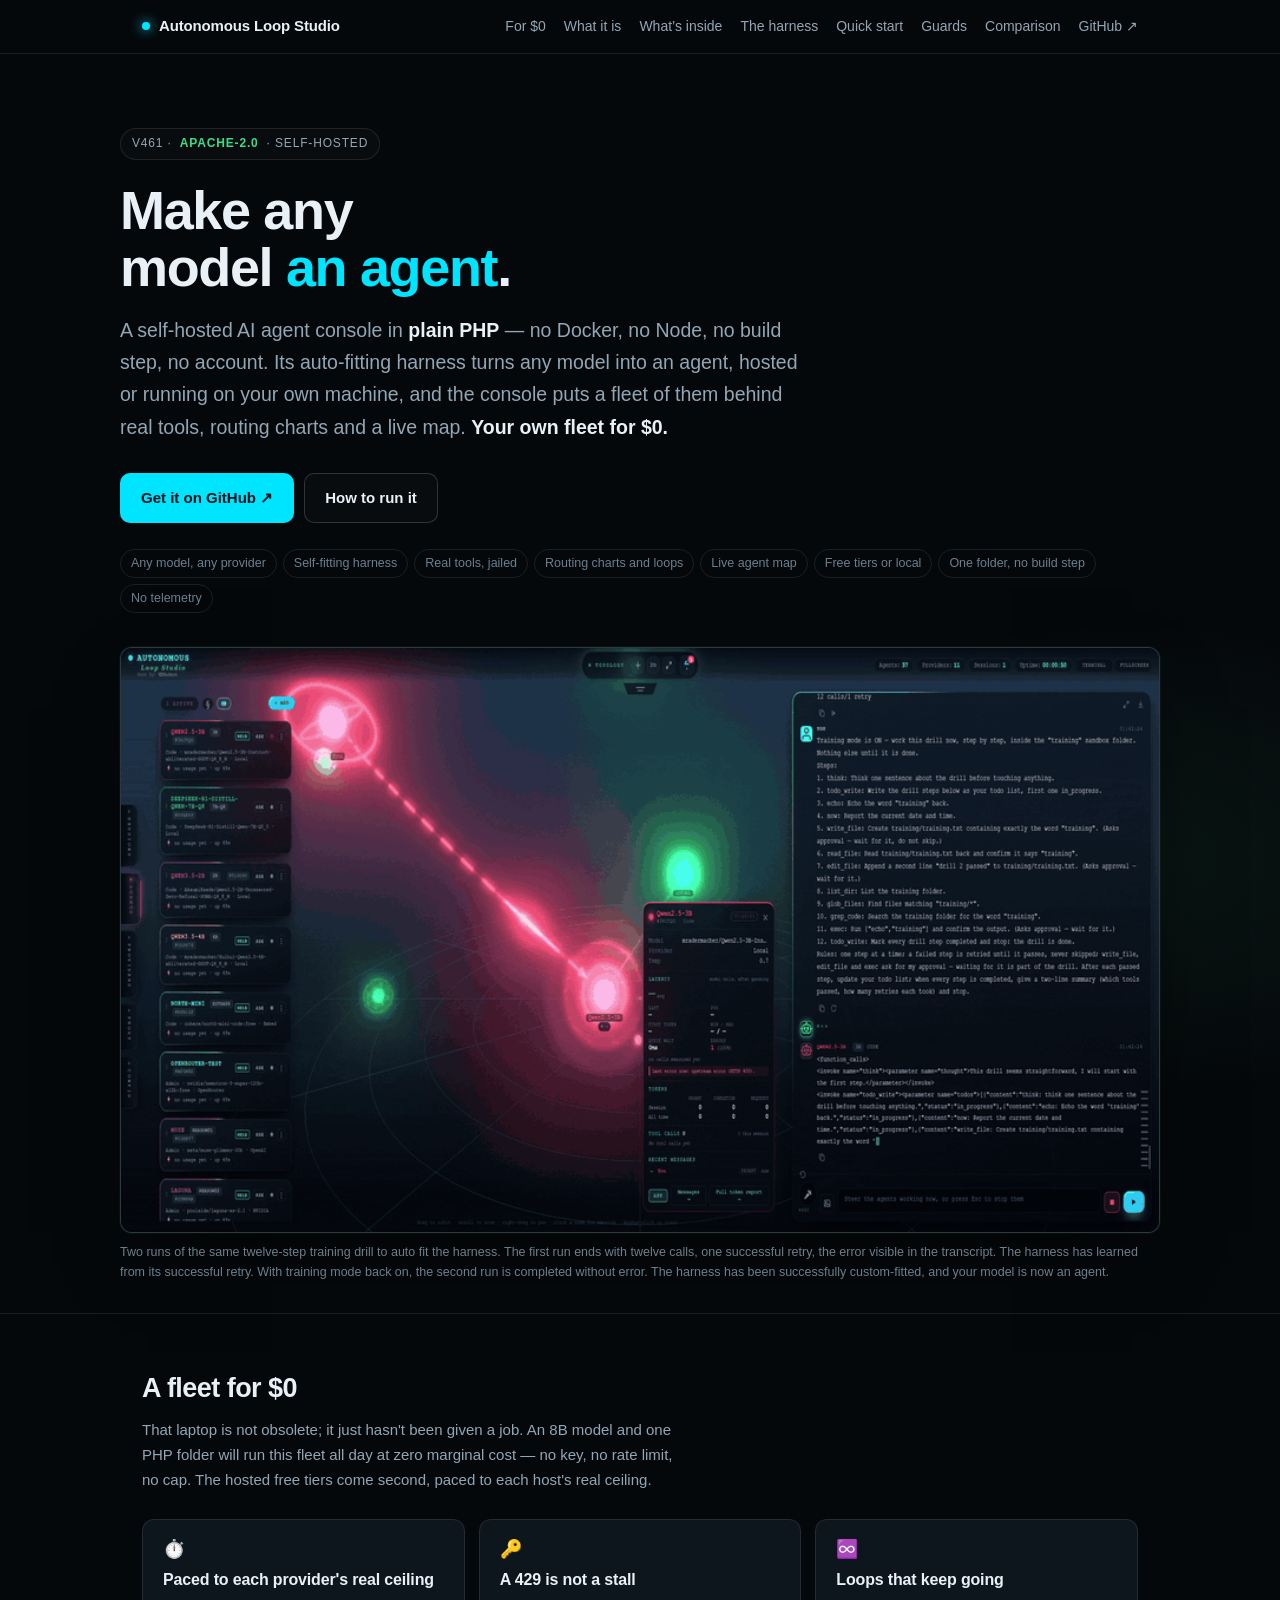
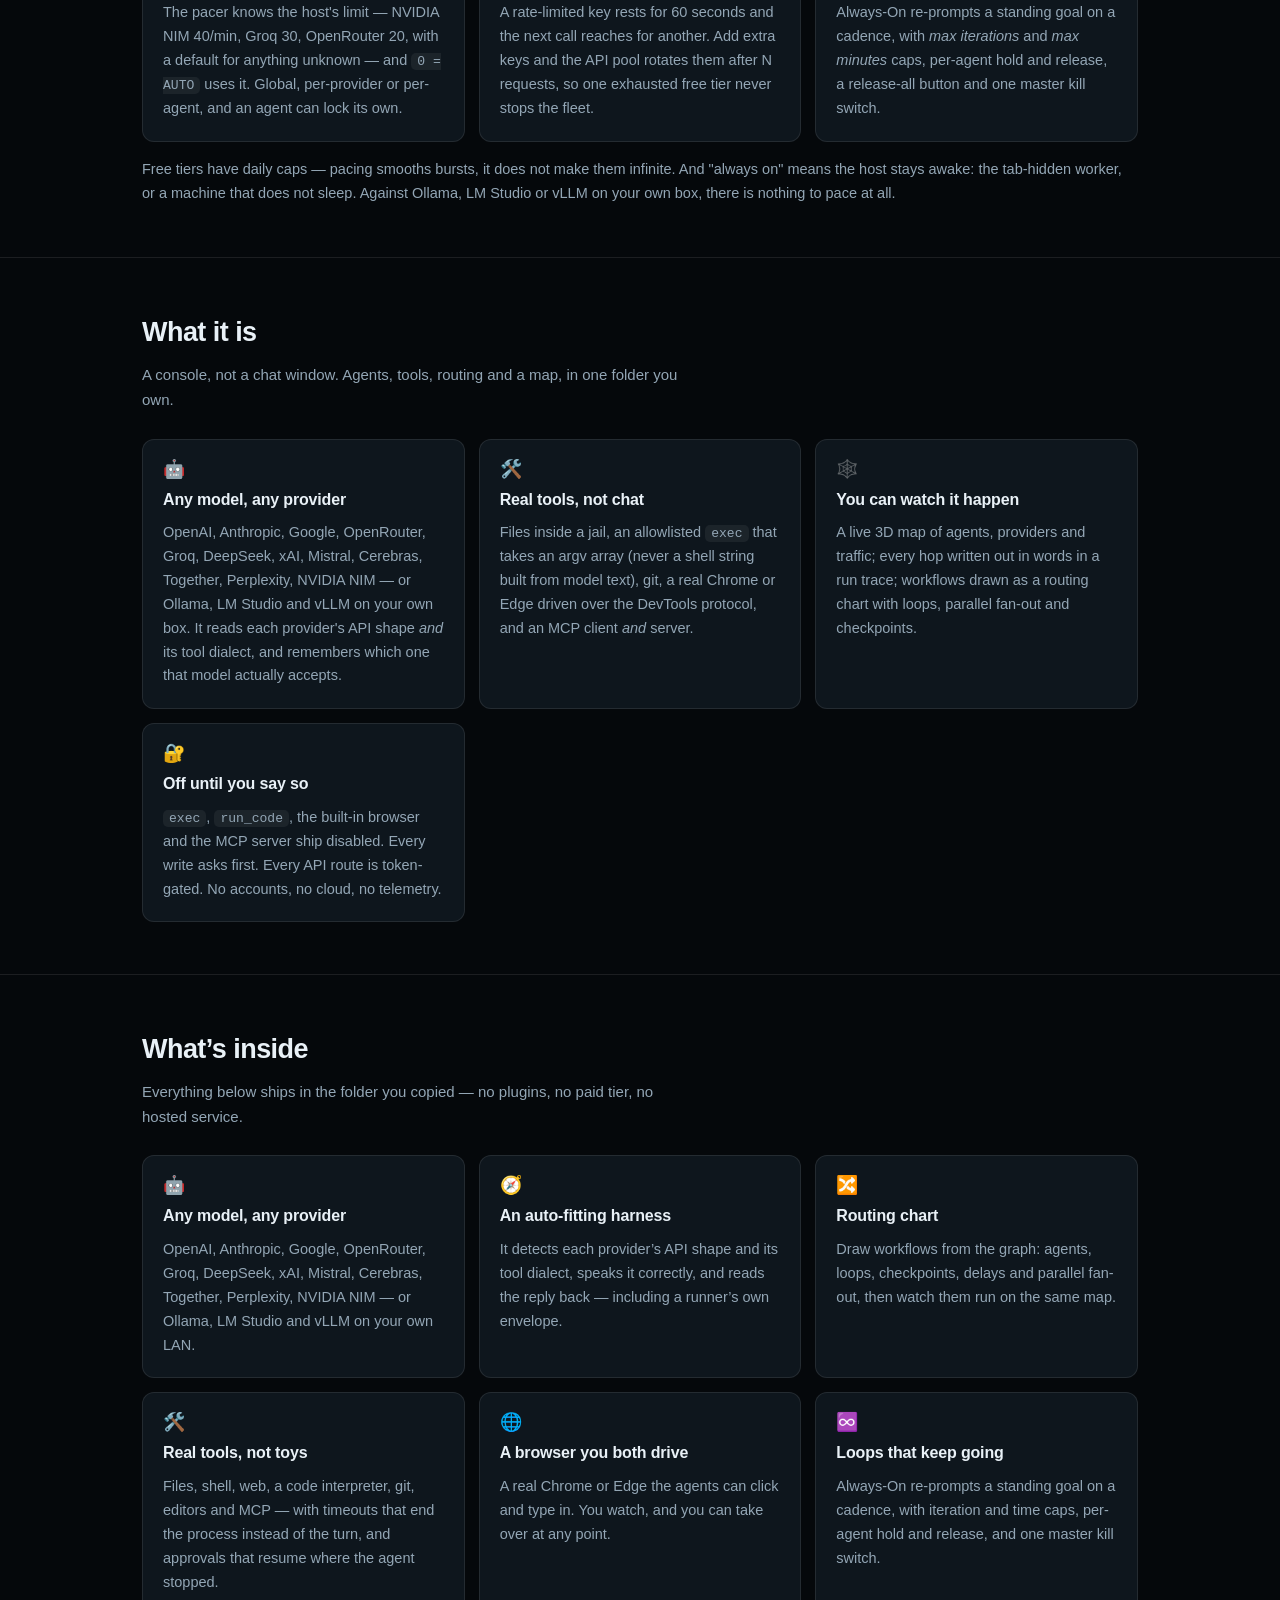
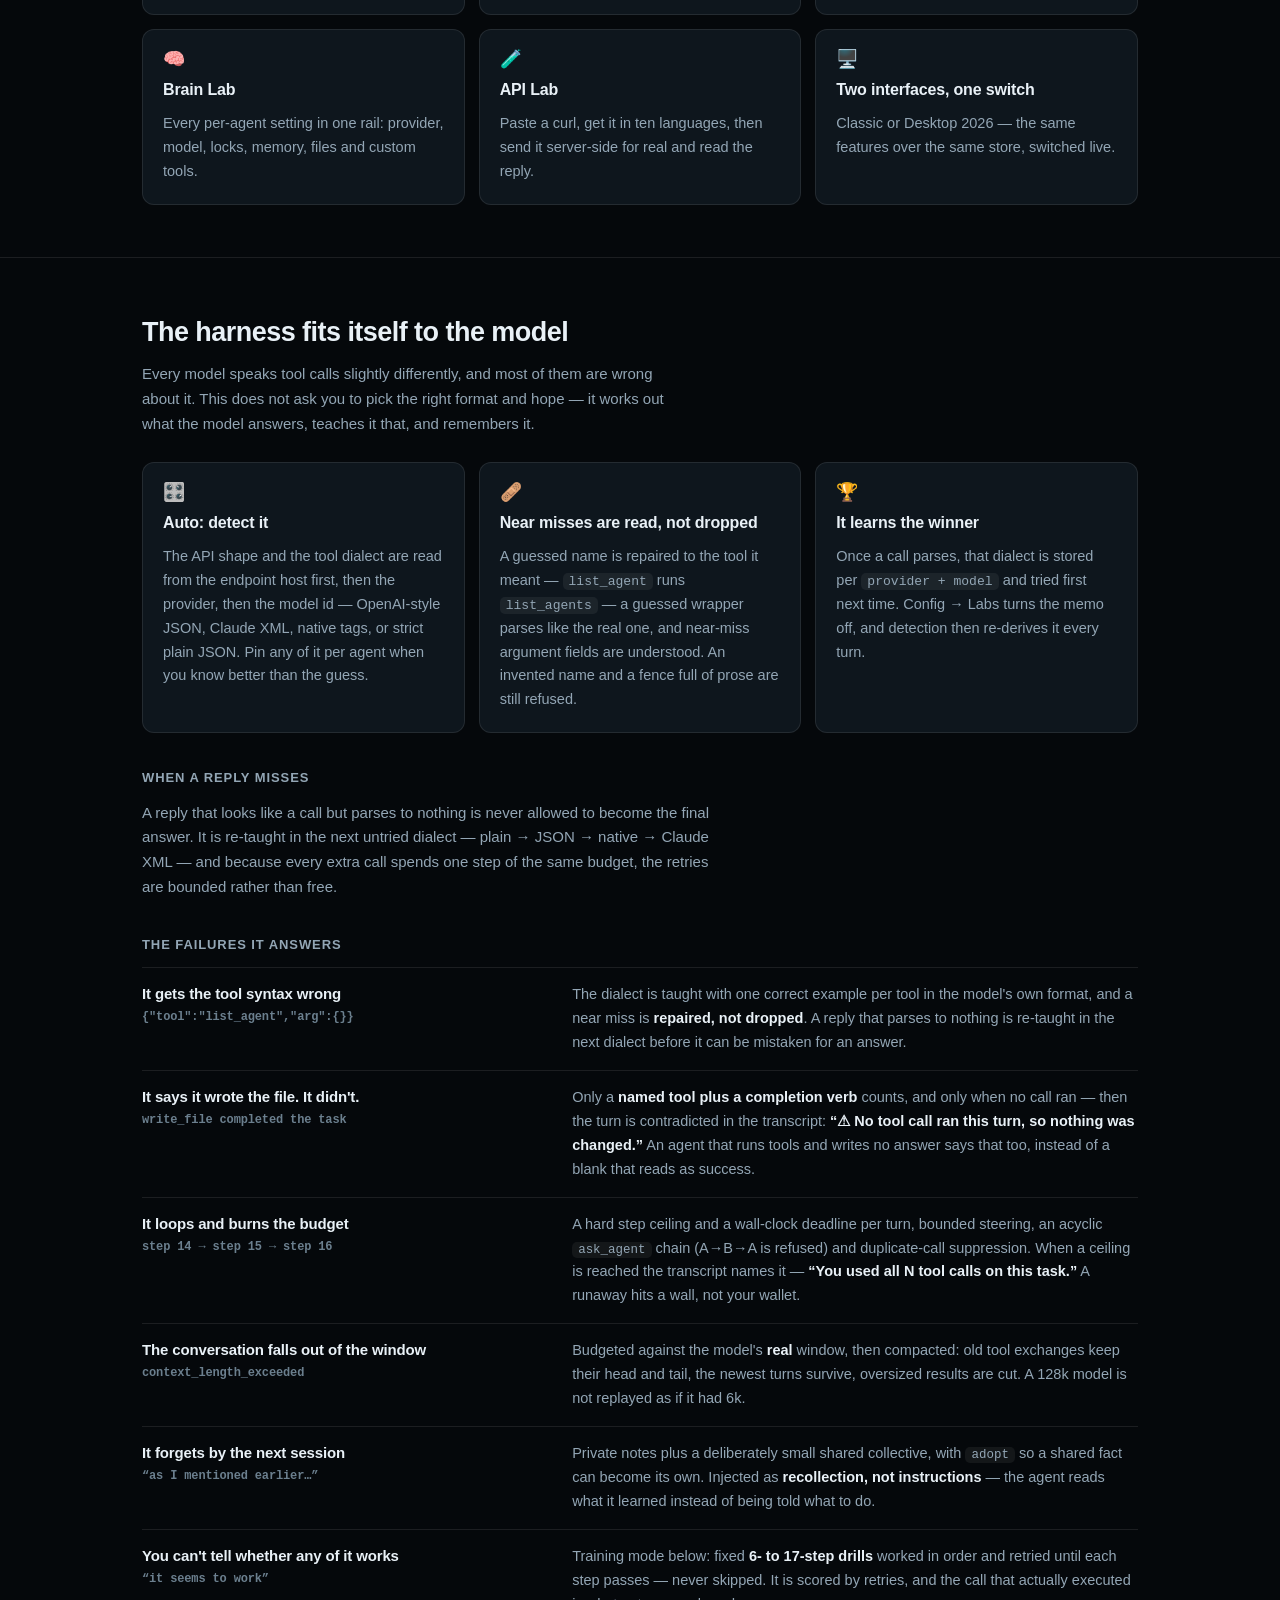
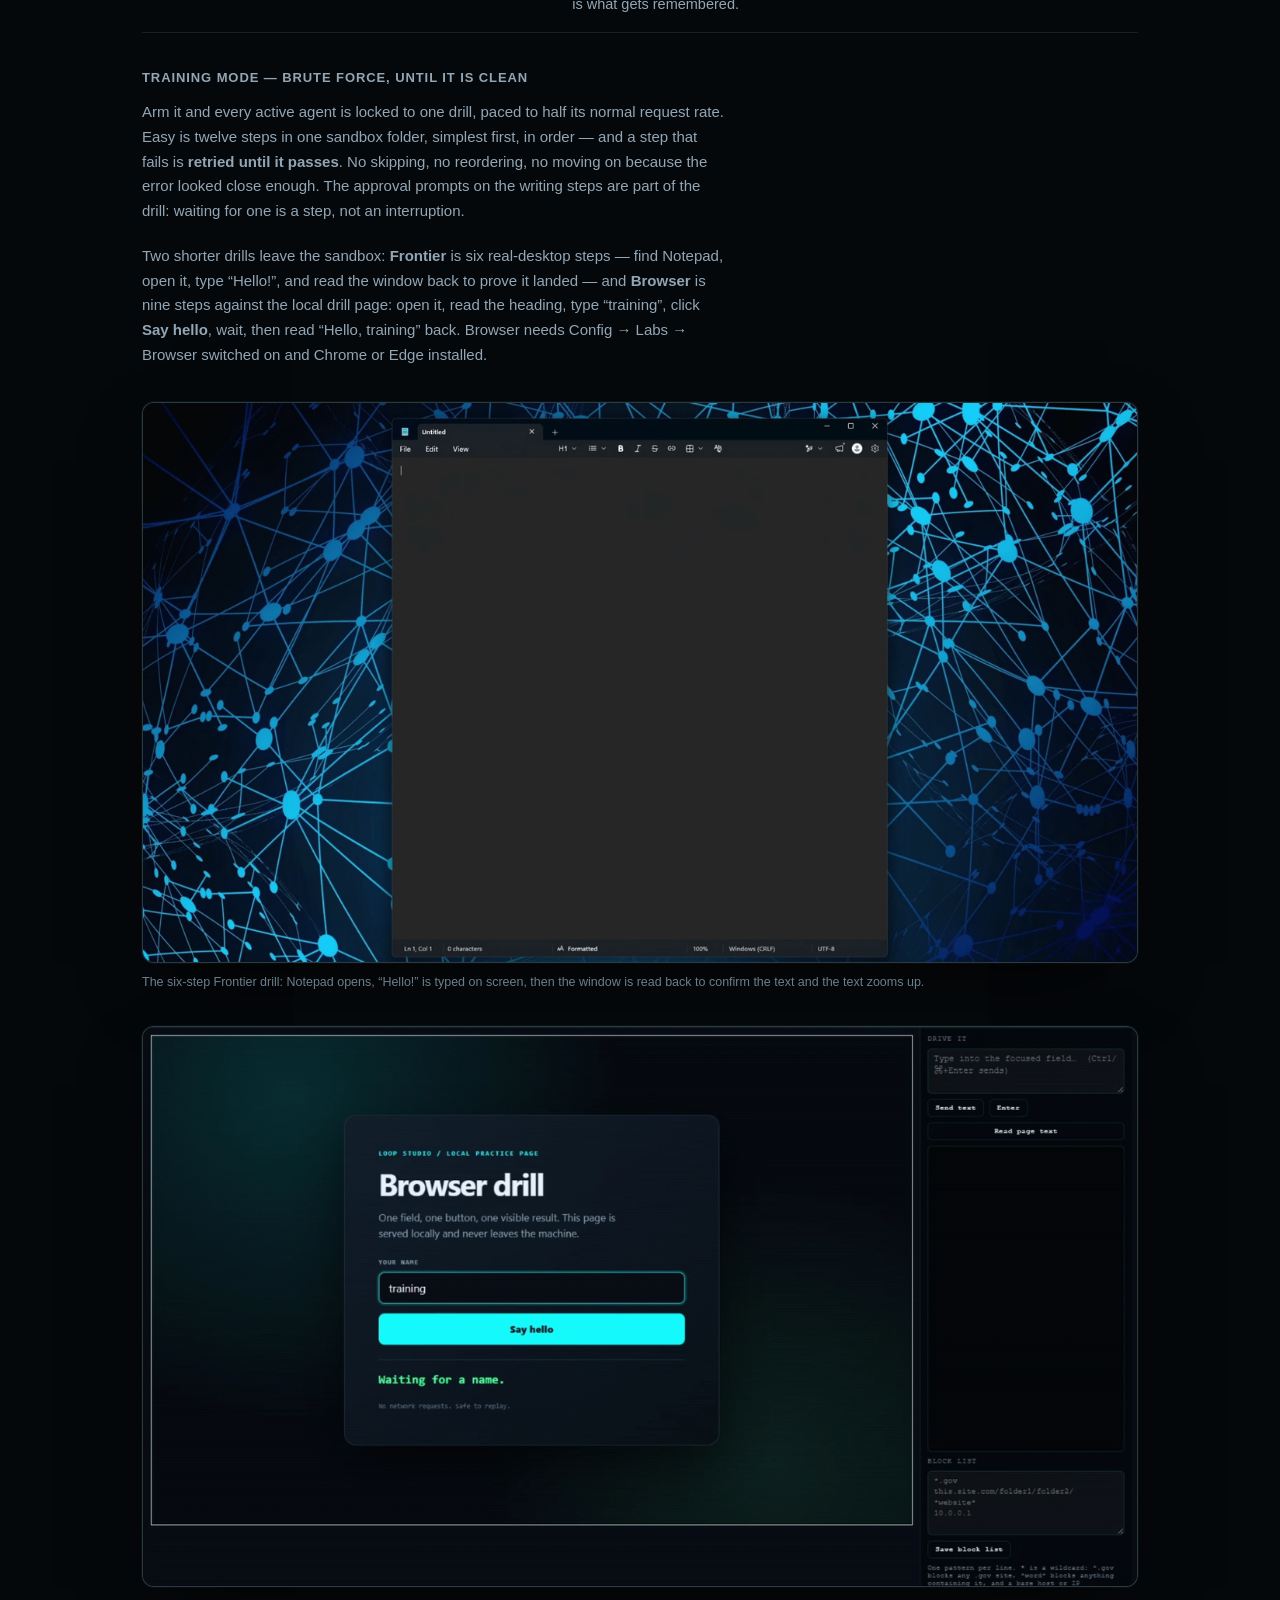
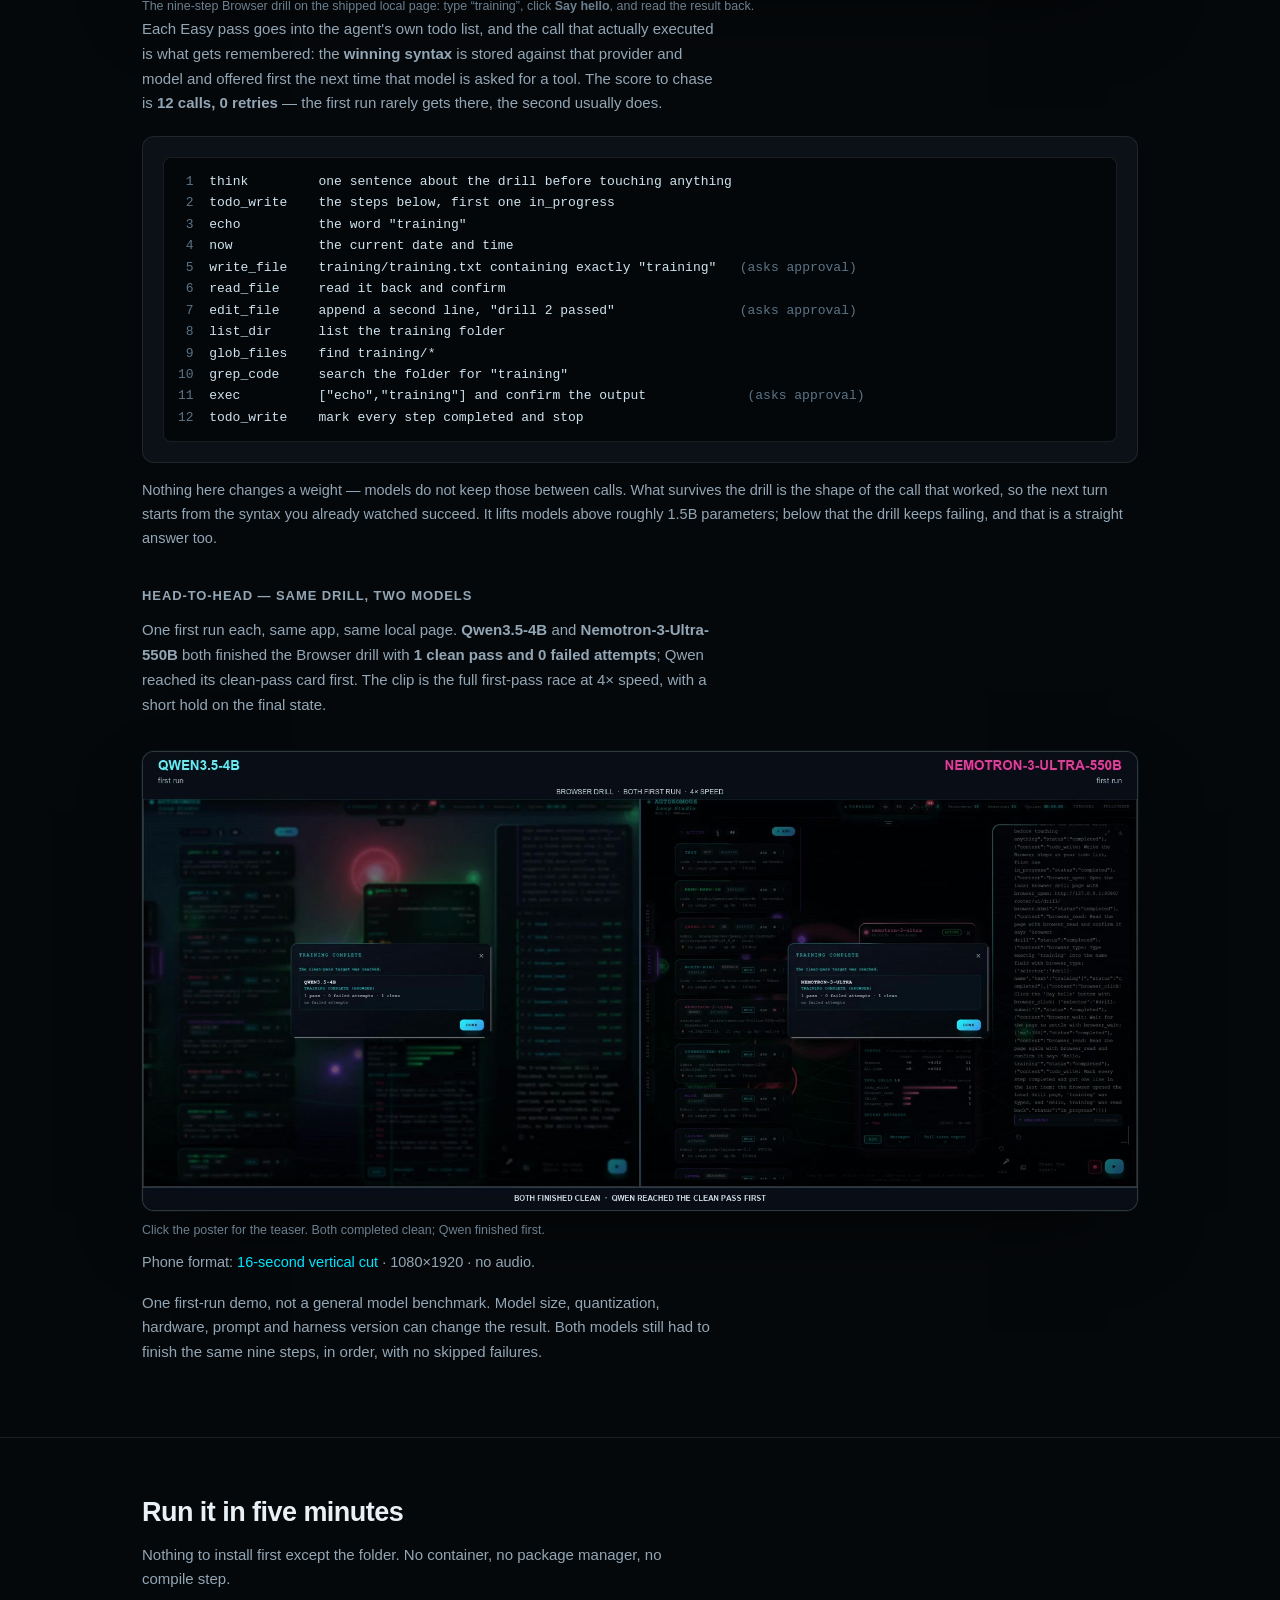
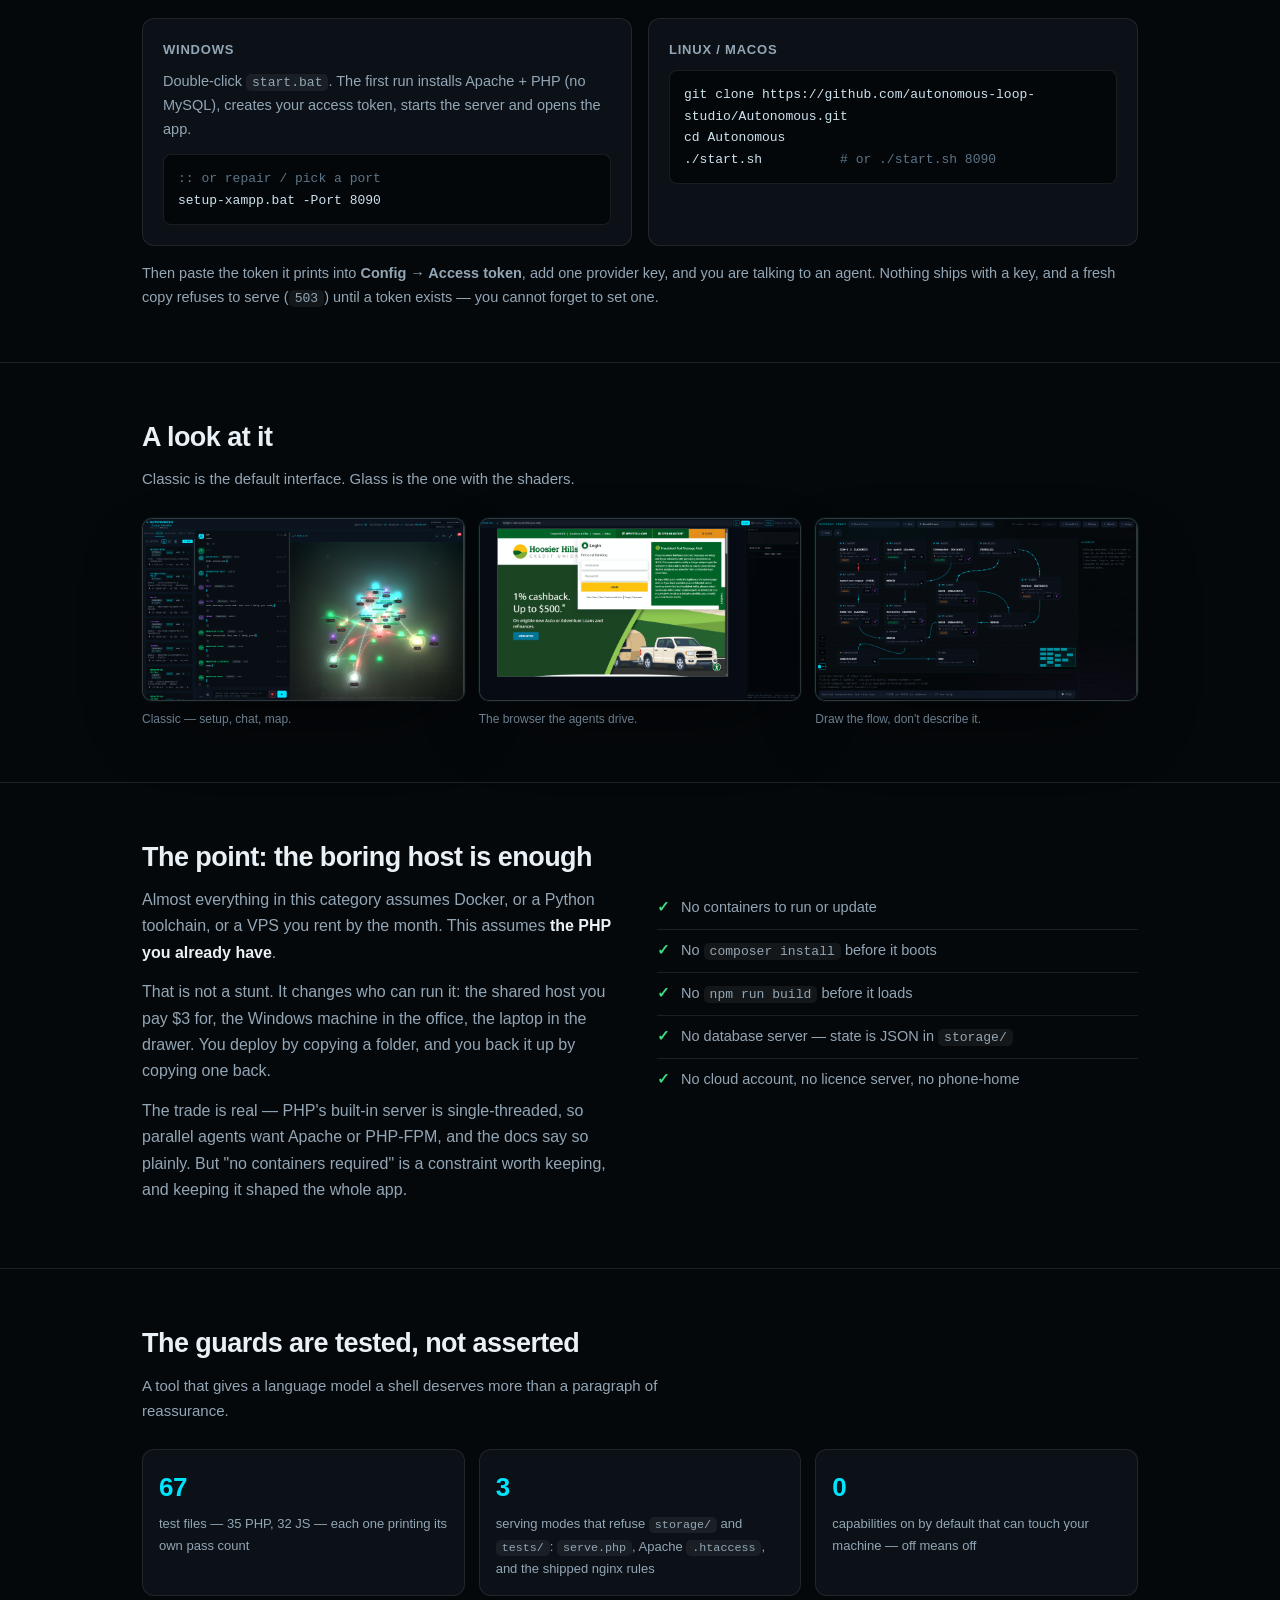
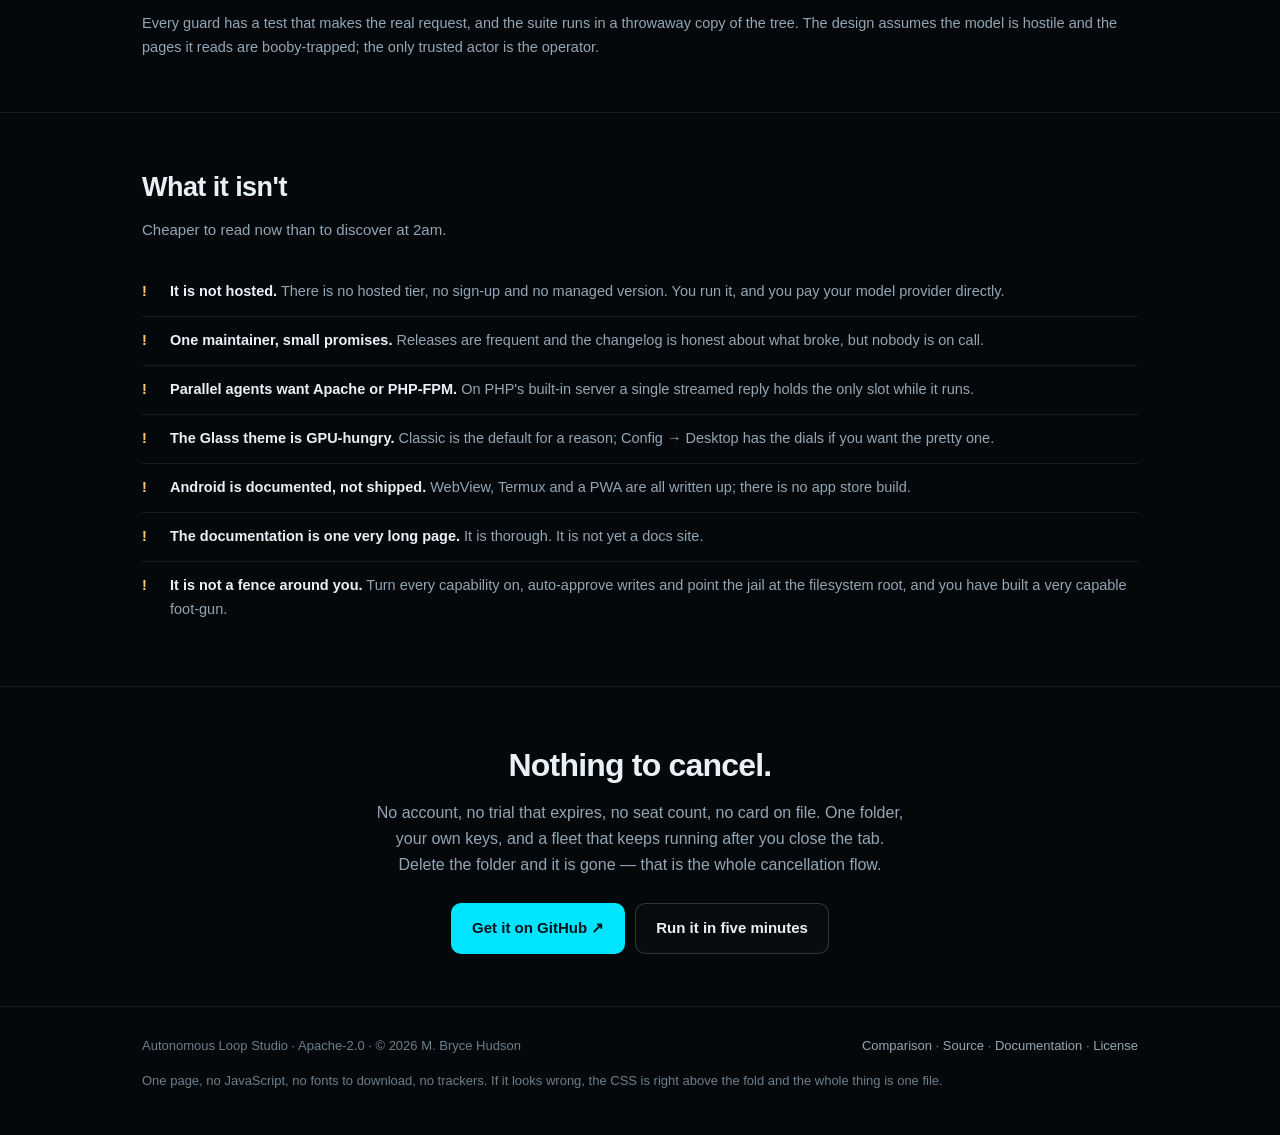
<file: docs/index.html>
<!doctype html>
<html lang="en">
<head>
<meta charset="utf-8">
<meta name="viewport" content="width=device-width, initial-scale=1">
<meta name="theme-color" content="#05080b">
<meta name="color-scheme" content="dark">
<title>Autonomous Loop Studio — make any model an agent</title>
<link rel="canonical" href="https://autonomous-loop-studio.github.io/Autonomous/">
<meta name="description" content="A self-hosted AI agent console in plain PHP. An auto-fitting harness turns any model into an agent — real tools, routing charts, a live map. No Docker, no build step. Your own fleet for $0.">
<meta property="og:title" content="Autonomous Loop Studio">
<meta property="og:description" content="Make any model an agent — an auto-fitting harness, real tools, routing charts and a live map. Plain PHP, no Docker. Your own fleet for $0.">
<meta property="og:image" content="https://raw.githubusercontent.com/autonomous-loop-studio/Autonomous/master/screenshots/og.png">
<meta name="twitter:card" content="summary_large_image">
<link rel="icon" href="data:image/svg+xml,<svg xmlns='http://www.w3.org/2000/svg' viewBox='0 0 100 100'><text y='.9em' font-size='90'>🧠</text></svg>">
<style>
  :root{
    --bg:#05080b; --panel:#0b1117; --panel-2:#0e161d;
    --line:rgba(255,255,255,.09); --line-strong:rgba(255,255,255,.16);
    --text:#e9f1f7; --muted:#93a6b5; --dim:#6b7f8e;
    --cyan:#00e5ff; --green:#3ddc84; --amber:#ffcb6b;
    --mono:ui-monospace,SFMono-Regular,"SF Mono",Menlo,Consolas,"Liberation Mono",monospace;
    --sans:-apple-system,BlinkMacSystemFont,"Segoe UI",Roboto,Helvetica,Arial,sans-serif;
  }
  *{box-sizing:border-box}
  html{scroll-behavior:smooth}
  body{
    margin:0; background:var(--bg); color:var(--text); font-family:var(--sans);
    line-height:1.65; -webkit-font-smoothing:antialiased; -webkit-text-size-adjust:100%; text-size-adjust:100%;
    background-image:
      radial-gradient(900px 500px at 18% -10%, rgba(0,229,255,.10), transparent 60%),
      radial-gradient(700px 400px at 88% 8%, rgba(61,220,132,.07), transparent 60%);
    background-repeat:no-repeat;
  }
  a{color:var(--cyan); text-decoration:none}
  a:hover{text-decoration:underline}
  img{display:block; max-width:100%; height:auto}
  .wrap{max-width:1040px; margin:0 auto; padding:0 clamp(16px,4vw,22px)}

  header.top{border-bottom:1px solid var(--line)}
  .top .wrap{display:flex; align-items:center; justify-content:space-between; gap:14px; padding:14px clamp(16px,4vw,22px)}
  .brand{display:flex; align-items:center; gap:9px; font-weight:700; letter-spacing:-.01em; color:var(--text); font-size:15px}
  .brand span.dot{width:8px;height:8px;border-radius:50%;background:var(--cyan); box-shadow:0 0 12px var(--cyan); flex:none}
  nav.links{display:flex; gap:18px; font-size:14px; flex-wrap:wrap}
  nav.links a{color:var(--muted)}
  nav.links a:hover{color:var(--text); text-decoration:none}

  .hero{padding:clamp(38px,8vw,74px) 0 clamp(16px,4vw,30px)}
  .eyebrow{display:inline-flex; align-items:center; flex-wrap:wrap; gap:8px; font-size:12px;
    letter-spacing:.07em; text-transform:uppercase; color:var(--muted); border:1px solid var(--line);
    background:rgba(255,255,255,.02); padding:5px 11px; border-radius:999px}
  .eyebrow b{color:var(--green); font-weight:600}
  h1{font-size:clamp(28px,6vw,54px); line-height:1.06; letter-spacing:-.025em;
    margin:clamp(14px,3vw,22px) 0 clamp(12px,2.6vw,18px); max-width:19ch; text-wrap:balance}
  h1 em{font-style:normal; color:var(--cyan)}
  .lede{font-size:clamp(15.5px,3.9vw,19.5px); color:var(--muted); max-width:64ch; margin:0 0 clamp(20px,4vw,30px)}
  .lede strong{color:var(--text); font-weight:600}
  .cta{display:flex; flex-wrap:wrap; gap:10px; align-items:center}
  .btn{display:inline-flex; align-items:center; justify-content:center; gap:9px;
    padding:12px 20px; border-radius:10px; font-weight:650; font-size:15px;
    border:1px solid transparent; transition:transform .12s ease, background .15s ease; white-space:nowrap}
  .btn:hover{text-decoration:none; transform:translateY(-1px)}
  .btn.primary{background:var(--cyan); color:#04121a}
  .btn.primary:hover{background:#42eeff}
  .btn.ghost{border-color:var(--line-strong); color:var(--text); background:rgba(255,255,255,.02)}
  .btn.ghost:hover{background:rgba(255,255,255,.05)}
  .cta-block{text-align:center}
  .cta-block h2{font-size:clamp(23px,4.6vw,32px); letter-spacing:-.025em}
  .cta-block p{color:var(--muted); font-size:16px; max-width:60ch; margin:0 auto clamp(18px,3.5vw,24px)}
  .cta-block .cta{justify-content:center}
  .facts{display:flex; flex-wrap:wrap; gap:6px; margin:clamp(18px,3.5vw,26px) 0 0; padding:0;
    list-style:none; font-size:12.5px; color:var(--dim)}
  .facts li{border:1px solid var(--line); border-radius:999px; padding:3px 10px}

  figure{margin:clamp(22px,4vw,34px) 0 0}
  .shot{border:1px solid var(--line-strong); border-radius:12px; overflow:hidden; background:var(--panel);
    box-shadow:0 30px 80px -30px rgba(0,0,0,.9), 0 0 0 1px rgba(0,229,255,.06)}
  .shot img{width:100%}
  .poster-tall{display:none}
  @media (max-width:640px){
    .poster-wide{display:none}
    .poster-tall{display:block}
  }
  figcaption{color:var(--dim); font-size:12.5px; margin-top:9px}

  section{padding:clamp(34px,6vw,52px) 0; border-top:1px solid var(--line); scroll-margin-top:12px}
  h2{font-size:clamp(20px,4.4vw,27px); letter-spacing:-.02em; margin:0 0 8px; text-wrap:balance}
  .sub{color:var(--muted); margin:0 0 clamp(18px,3.5vw,26px); max-width:66ch; font-size:15px}

  .run{display:grid; grid-template-columns:repeat(auto-fit,minmax(min(100%,300px),1fr)); gap:16px}
  .card{background:var(--panel); border:1px solid var(--line); border-radius:12px; padding:clamp(15px,3.5vw,20px)}
  .card h3{margin:0 0 10px; font-size:13px; letter-spacing:.06em; text-transform:uppercase; color:var(--muted)}
  .card p{margin:0 0 12px; color:var(--muted); font-size:14.5px}
  pre{margin:0; background:#04070a; border:1px solid var(--line); border-radius:8px;
    padding:13px 14px; font-family:var(--mono); font-size:13px; line-height:1.65; color:#cfe3ee;
    overflow-x:auto; -webkit-overflow-scrolling:touch}
  pre code{background:none; padding:0; font-size:inherit}
  pre.flow{white-space:pre-wrap; overflow-wrap:anywhere}
  pre .c{color:#5c7486}
  code{font-family:var(--mono); font-size:.9em; background:rgba(255,255,255,.06); padding:1px 6px; border-radius:5px;
    overflow-wrap:anywhere}
  .after{margin:16px 0 0; color:var(--muted); font-size:14.5px}

  .grid{display:grid; grid-template-columns:repeat(auto-fit,minmax(min(100%,282px),1fr)); gap:14px}
  .feature{background:var(--panel-2); border:1px solid var(--line); border-radius:12px; padding:clamp(16px,3.5vw,20px)}
  .feature h3{margin:0 0 8px; font-size:16px; letter-spacing:-.01em}
  .feature p{margin:0; color:var(--muted); font-size:14.5px}
  .feature .ico{display:block; font-size:18px; margin-bottom:9px; line-height:1}

  .why{display:grid; grid-template-columns:repeat(auto-fit,minmax(min(100%,320px),1fr)); gap:clamp(20px,4vw,34px); align-items:start}
  .why p{color:var(--muted); margin:0 0 13px}
  .why p strong{color:var(--text)}
  .checklist{list-style:none; margin:0; padding:0; font-size:14.5px}
  .checklist li{padding:9px 0 9px 24px; border-bottom:1px solid var(--line); position:relative; color:var(--muted)}
  .checklist li:last-child{border-bottom:0}
  .checklist li::before{content:"✓"; position:absolute; left:0; color:var(--green); font-weight:700}

  .limits{list-style:none; margin:0; padding:0}
  .limits li{display:grid; grid-template-columns:18px 1fr; gap:10px; padding:12px 0;
    border-bottom:1px solid var(--line); color:var(--muted); font-size:14.5px}
  .limits li:last-child{border-bottom:0}
  .limits .m{color:var(--amber); font-weight:700}
  .limits b{color:var(--text); font-weight:600}

  .mini{font-size:13px; letter-spacing:.07em; text-transform:uppercase; color:var(--muted); margin:clamp(26px,4.5vw,34px) 0 12px}
  .para{color:var(--muted); font-size:15px; margin:0 0 clamp(16px,3vw,20px); max-width:70ch}

  .fails{margin-top:6px; border-top:1px solid var(--line)}
  .fail{display:grid; grid-template-columns:1fr; gap:5px; padding:15px 0; border-bottom:1px solid var(--line)}
  @media (min-width:721px){ .fail{grid-template-columns:minmax(0,1fr) minmax(0,1.4fr); gap:4px 26px; align-items:start} }
  .fail .f{color:var(--text); font-weight:600; font-size:15px; letter-spacing:-.01em; line-height:1.4}
  .fail .f em{display:block; font-style:normal; font-family:var(--mono); font-size:12px; color:var(--dim); margin-top:5px; overflow-wrap:anywhere}
  .fail .fix{color:var(--muted); font-size:14.5px; margin:0}
  .fail .fix b{color:var(--text); font-weight:600}
  .fail .fix code{font-size:.86em}

  .stats{display:grid; grid-template-columns:repeat(auto-fit,minmax(min(100%,205px),1fr)); gap:14px; margin-top:8px}
  .stat{background:var(--panel); border:1px solid var(--line); border-radius:12px; padding:16px}
  .stat .n{font-size:clamp(23px,5vw,26px); font-weight:700; letter-spacing:-.02em; color:var(--cyan)}
  .stat .l{font-size:13px; color:var(--muted); margin-top:4px}

  .shots3{display:grid; grid-template-columns:repeat(auto-fit,minmax(min(100%,258px),1fr)); gap:14px; margin-top:6px}
  .shots3 figure{margin:0}
  .shots3 .shot{border-radius:10px}
  .shots3 figcaption{font-size:12px}

  footer{border-top:1px solid var(--line); padding:28px 0 clamp(34px,6vw,44px); color:var(--dim); font-size:13px}
  footer .row{display:flex; flex-wrap:wrap; gap:10px 18px; justify-content:space-between; align-items:center}
  footer a{color:var(--muted)}
  footer .note{margin-top:12px}

  @media (max-width:720px){
    nav.links{display:none}
    .cta{flex-direction:column; align-items:stretch}
    .btn{width:100%}
    .top .wrap{padding-block:12px}
  }
  @media (max-width:380px){
    .facts li{font-size:11.5px; padding:3px 8px}
    .eyebrow{font-size:10.5px; letter-spacing:.05em}
  }
  @media (prefers-reduced-motion:reduce){
    html{scroll-behavior:auto}
    .btn{transition:none}
    .btn:hover{transform:none}
  }
</style>
</head>
<body>

<header class="top">
  <div class="wrap">
    <div class="brand"><span class="dot"></span> Autonomous Loop Studio</div>
    <nav class="links">
      <a href="#free">For $0</a>
      <a href="#what">What it is</a>
      <a href="#features">What’s inside</a>
      <a href="#harness">The harness</a>
      <a href="#run">Quick start</a>
      <a href="#guards">Guards</a>
      <a href="compare.html">Comparison</a>
      <a href="https://github.com/autonomous-loop-studio/Autonomous">GitHub ↗</a>
    </nav>
  </div>
</header>

<main>
<div class="wrap hero">
  <div class="eyebrow">v461 · <b>Apache-2.0</b> · self-hosted</div>
  <h1>Make any model <em>an agent</em>.</h1>
  <p class="lede">
    A self-hosted AI agent console in <strong>plain PHP</strong> — no Docker, no Node, no build step,
    no account. Its auto-fitting harness turns any model into an agent, hosted or running on your own
    machine, and the console puts a fleet of them behind real tools, routing charts and a live map.
    <strong>Your own fleet for $0.</strong>
  </p>
  <div class="cta">
    <a class="btn primary" href="https://github.com/autonomous-loop-studio/Autonomous">Get it on GitHub ↗</a>
    <a class="btn ghost" href="#run">How to run it</a>
  </div>
  <ul class="facts">
    <li>Any model, any provider</li><li>Self-fitting harness</li><li>Real tools, jailed</li>
    <li>Routing charts and loops</li><li>Live agent map</li><li>Free tiers or local</li>
    <li>One folder, no build step</li><li>No telemetry</li>
  </ul>

  <figure>
    <div class="shot"><picture>
        <img src="screenshots/auto-harness.gif" width="880" height="495" alt="A local agent's first run through the training drill stopping on a failed edit call, then — training mode back on — taking off and running every step of the drill in order, its closing tool calls landing in a few hundred milliseconds each.">
      </picture></div>
    <figcaption>Two runs of the same twelve-step training drill to auto fit the harness. The first run ends with twelve calls, one successful retry, the error visible in the transcript. The harness has learned from its successful retry. With training mode back on, the second run is completed without error. The harness has been successfully custom-fitted, and your model is now an agent.</figcaption>
  </figure>
</div>

<section id="free">
  <div class="wrap">
    <h2>A fleet for $0</h2>
    <p class="sub">That laptop is not obsolete; it just hasn't been given a job. An 8B model and one
    PHP folder will run this fleet all day at zero marginal cost — no key, no rate limit, no cap. The
    hosted free tiers come second, paced to each host's real ceiling.</p>
    <div class="grid">
      <div class="feature">
        <span class="ico">⏱️</span>
        <h3>Paced to each provider's real ceiling</h3>
        <p>The pacer knows the host's limit — NVIDIA NIM 40/min, Groq 30, OpenRouter 20, with a
        default for anything unknown — and <code>0 = AUTO</code> uses it. Global, per-provider or
        per-agent, and an agent can lock its own.</p>
      </div>
      <div class="feature">
        <span class="ico">🔑</span>
        <h3>A 429 is not a stall</h3>
        <p>A rate-limited key rests for 60 seconds and the next call reaches for another. Add extra
        keys and the API pool rotates them after N requests, so one exhausted free tier never stops
        the fleet.</p>
      </div>
      <div class="feature">
        <span class="ico">♾️</span>
        <h3>Loops that keep going</h3>
        <p>Always-On re-prompts a standing goal on a cadence, with <em>max iterations</em> and
        <em>max minutes</em> caps, per-agent hold and release, a release-all button and one master
        kill switch.</p>
      </div>
    </div>
    <p class="after">
      Free tiers have daily caps — pacing smooths bursts, it does not make them infinite. And
      "always on" means the host stays awake: the tab-hidden worker, or a machine that does not
      sleep. Against Ollama, LM Studio or vLLM on your own box, there is nothing to pace at all.
    </p>
  </div>
</section>

<section id="what">
  <div class="wrap">
    <h2>What it is</h2>
    <p class="sub">A console, not a chat window. Agents, tools, routing and a map, in one folder you own.</p>
    <div class="grid">
      <div class="feature">
        <span class="ico">🤖</span>
        <h3>Any model, any provider</h3>
        <p>OpenAI, Anthropic, Google, OpenRouter, Groq, DeepSeek, xAI, Mistral, Cerebras, Together,
        Perplexity, NVIDIA NIM — or Ollama, LM Studio and vLLM on your own box. It reads each
        provider's API shape <em>and</em> its tool dialect, and remembers which one that model
        actually accepts.</p>
      </div>
      <div class="feature">
        <span class="ico">🛠️</span>
        <h3>Real tools, not chat</h3>
        <p>Files inside a jail, an allowlisted <code>exec</code> that takes an argv array (never a
        shell string built from model text), git, a real Chrome or Edge driven over the DevTools
        protocol, and an MCP client <em>and</em> server.</p>
      </div>
      <div class="feature">
        <span class="ico">🕸️</span>
        <h3>You can watch it happen</h3>
        <p>A live 3D map of agents, providers and traffic; every hop written out in words in a run
        trace; workflows drawn as a routing chart with loops, parallel fan-out and checkpoints.</p>
      </div>
      <div class="feature">
        <span class="ico">🔐</span>
        <h3>Off until you say so</h3>
        <p><code>exec</code>, <code>run_code</code>, the built-in browser and the MCP server ship
        disabled. Every write asks first. Every API route is token-gated. No accounts, no cloud,
        no telemetry.</p>
      </div>
    </div>
  </div>
</section>

<section id="features">
  <div class="wrap">
    <h2>What’s inside</h2>
    <p class="sub">Everything below ships in the folder you copied — no plugins, no paid
    tier, no hosted service.</p>
    <div class="grid">
      <div class="feature">
        <span class="ico">🤖</span>
        <h3>Any model, any provider</h3>
        <p>OpenAI, Anthropic, Google, OpenRouter, Groq, DeepSeek, xAI, Mistral, Cerebras, Together, Perplexity, NVIDIA NIM — or Ollama, LM Studio and vLLM on your own LAN.</p>
      </div>
      <div class="feature">
        <span class="ico">🧭</span>
        <h3>An auto-fitting harness</h3>
        <p>It detects each provider’s API shape and its tool dialect, speaks it correctly, and reads the reply back — including a runner’s own envelope.</p>
      </div>
      <div class="feature">
        <span class="ico">🔀</span>
        <h3>Routing chart</h3>
        <p>Draw workflows from the graph: agents, loops, checkpoints, delays and parallel fan-out, then watch them run on the same map.</p>
      </div>
      <div class="feature">
        <span class="ico">🛠️</span>
        <h3>Real tools, not toys</h3>
        <p>Files, shell, web, a code interpreter, git, editors and MCP — with timeouts that end the process instead of the turn, and approvals that resume where the agent stopped.</p>
      </div>
      <div class="feature">
        <span class="ico">🌐</span>
        <h3>A browser you both drive</h3>
        <p>A real Chrome or Edge the agents can click and type in. You watch, and you can take over at any point.</p>
      </div>
      <div class="feature">
        <span class="ico">♾️</span>
        <h3>Loops that keep going</h3>
        <p>Always-On re-prompts a standing goal on a cadence, with iteration and time caps, per-agent hold and release, and one master kill switch.</p>
      </div>
      <div class="feature">
        <span class="ico">🧠</span>
        <h3>Brain Lab</h3>
        <p>Every per-agent setting in one rail: provider, model, locks, memory, files and custom tools.</p>
      </div>
      <div class="feature">
        <span class="ico">🧪</span>
        <h3>API Lab</h3>
        <p>Paste a curl, get it in ten languages, then send it server-side for real and read the reply.</p>
      </div>
      <div class="feature">
        <span class="ico">🖥️</span>
        <h3>Two interfaces, one switch</h3>
        <p>Classic or Desktop 2026 — the same features over the same store, switched live.</p>
      </div>
    </div>
  </div>
</section>

<section id="harness">
  <div class="wrap">
    <h2>The harness fits itself to the model</h2>
    <p class="sub">Every model speaks tool calls slightly differently, and most of them are wrong
    about it. This does not ask you to pick the right format and hope — it works out what the model
    answers, teaches it that, and remembers it.</p>
    <div class="grid">
      <div class="feature">
        <span class="ico">🎛️</span>
        <h3>Auto: detect it</h3>
        <p>The API shape and the tool dialect are read from the endpoint host first, then the provider,
        then the model id — OpenAI-style JSON, Claude XML, native tags, or strict plain JSON. Pin any
        of it per agent when you know better than the guess.</p>
      </div>
      <div class="feature">
        <span class="ico">🩹</span>
        <h3>Near misses are read, not dropped</h3>
        <p>A guessed name is repaired to the tool it meant — <code>list_agent</code> runs
        <code>list_agents</code> — a guessed wrapper parses like the real one, and near-miss argument
        fields are understood. An invented name and a fence full of prose are still refused.</p>
      </div>
      <div class="feature">
        <span class="ico">🏆</span>
        <h3>It learns the winner</h3>
        <p>Once a call parses, that dialect is stored per <code>provider + model</code> and tried first
        next time. Config → Labs turns the memo off, and detection then re-derives it every turn.</p>
      </div>
    </div>

    <h3 class="mini">When a reply misses</h3>
    <p class="para">A reply that looks like a call but parses to nothing is never allowed to become the
    final answer. It is re-taught in the next untried dialect — plain → JSON → native → Claude XML — and
    because every extra call spends one step of the same budget, the retries are bounded rather than
    free.</p>

    <h3 class="mini">The failures it answers</h3>
    <div class="fails">
      <div class="fail">
        <div class="f">It gets the tool syntax wrong<em>{"tool":"list_agent","arg":{}}</em></div>
        <p class="fix">The dialect is taught with one correct example per tool in the model's own
        format, and a near miss is <b>repaired, not dropped</b>. A reply that parses to nothing is
        re-taught in the next dialect before it can be mistaken for an answer.</p>
      </div>
      <div class="fail">
        <div class="f">It says it wrote the file. It didn't.<em>write_file completed the task</em></div>
        <p class="fix">Only a <b>named tool plus a completion verb</b> counts, and only when no call ran
        — then the turn is contradicted in the transcript: <b>“⚠ No tool call ran this turn, so nothing
        was changed.”</b> An agent that runs tools and writes no answer says that too, instead of a blank
        that reads as success.</p>
      </div>
      <div class="fail">
        <div class="f">It loops and burns the budget<em>step 14 → step 15 → step 16</em></div>
        <p class="fix">A hard step ceiling and a wall-clock deadline per turn, bounded steering, an
        acyclic <code>ask_agent</code> chain (A→B→A is refused) and duplicate-call suppression. When a
        ceiling is reached the transcript names it — <b>“You used all N tool calls on this task.”</b>
        A runaway hits a wall, not your wallet.</p>
      </div>
      <div class="fail">
        <div class="f">The conversation falls out of the window<em>context_length_exceeded</em></div>
        <p class="fix">Budgeted against the model's <b>real</b> window, then compacted: old tool
        exchanges keep their head and tail, the newest turns survive, oversized results are cut. A 128k
        model is not replayed as if it had 6k.</p>
      </div>
      <div class="fail">
        <div class="f">It forgets by the next session<em>“as I mentioned earlier…”</em></div>
        <p class="fix">Private notes plus a deliberately small shared collective, with
        <code>adopt</code> so a shared fact can become its own. Injected as <b>recollection, not
        instructions</b> — the agent reads what it learned instead of being told what to do.</p>
      </div>
      <div class="fail">
        <div class="f">You can't tell whether any of it works<em>“it seems to work”</em></div>
        <p class="fix">Training mode below: fixed <b>6- to 17-step drills</b> worked in order and retried
        until each step passes — never skipped. It is scored by retries, and the call that actually executed
        is what gets remembered.</p>
      </div>
    </div>

    <h3 class="mini">Training mode — brute force, until it is clean</h3>
    <p class="para">Arm it and every active agent is locked to one drill, paced to half its normal
    request rate. Easy is twelve steps in one sandbox folder, simplest first, in order — and a step that
    fails is <b>retried until it passes</b>. No skipping, no reordering, no moving on because the error
    looked close enough. The approval prompts on the writing steps are part of the drill: waiting for
    one is a step, not an interruption.</p>
    <p class="para">Two shorter drills leave the sandbox: <b>Frontier</b> is six real-desktop steps — find
    Notepad, open it, type “Hello!”, and read the window back to prove it landed — and <b>Browser</b> is nine steps against the local drill page:
    open it, read the heading, type “training”, click <b>Say hello</b>, wait, then read “Hello, training”
    back. Browser needs Config → Labs → Browser switched on and Chrome or Edge installed.</p>
    <figure>
      <div class="shot"><picture>
          <img src="screenshots/Notepad-Training.gif" width="880" height="495" alt="Notepad opened on the desktop, Hello! typed in, then the text zoomed up large.">
        </picture></div>
      <figcaption>The six-step Frontier drill: Notepad opens, “Hello!” is typed on screen, then the window is read back to confirm the text and the text zooms up.</figcaption>
    </figure>
    <figure>
      <div class="shot"><picture>
          <img src="screenshots/Browser-Training.gif" width="880" height="495" alt="The Browser drill page: training typed into the name field, then Hello, training after Say hello.">
        </picture></div>
      <figcaption>The nine-step Browser drill on the shipped local page: type “training”, click <b>Say hello</b>, and read the result back.</figcaption>
    </figure>
    <p class="para">Each Easy pass goes into the agent's own todo list, and the call that actually executed
    is what gets remembered: the <b>winning syntax</b> is stored against that provider and model and
    offered first the next time that model is asked for a tool. The score to chase is <b>12 calls,
    0 retries</b> — the first run rarely gets there, the second usually does.</p>
    <div class="card">
      <pre class="flow"><span class="c"> 1</span>  think         one sentence about the drill before touching anything
<span class="c"> 2</span>  todo_write    the steps below, first one in_progress
<span class="c"> 3</span>  echo          the word "training"
<span class="c"> 4</span>  now           the current date and time
<span class="c"> 5</span>  write_file    training/training.txt containing exactly "training"   <span class="c">(asks approval)</span>
<span class="c"> 6</span>  read_file     read it back and confirm
<span class="c"> 7</span>  edit_file     append a second line, "drill 2 passed"                <span class="c">(asks approval)</span>
<span class="c"> 8</span>  list_dir      list the training folder
<span class="c"> 9</span>  glob_files    find training/*
<span class="c">10</span>  grep_code     search the folder for "training"
<span class="c">11</span>  exec          ["echo","training"] and confirm the output             <span class="c">(asks approval)</span>
<span class="c">12</span>  todo_write    mark every step completed and stop</pre>
    </div>
    <p class="after">
      Nothing here changes a weight — models do not keep those between calls. What survives the drill is
      the shape of the call that worked, so the next turn starts from the syntax you already watched
      succeed. It lifts models above roughly 1.5B parameters; below that the drill keeps failing, and
      that is a straight answer too.
    </p>

    <h3 class="mini">Head-to-head — same drill, two models</h3>
    <p class="para">One first run each, same app, same local page. <b>Qwen3.5-4B</b> and
    <b>Nemotron-3-Ultra-550B</b> both finished the Browser drill with <b>1 clean pass and 0 failed
    attempts</b>; Qwen reached its clean-pass card first. The clip is the full first-pass race at
    4× speed, with a short hold on the final state.</p>
    <figure>
      <div class="shot"><a class="poster-wide" href="screenshots/Head-to-Head-Browser.mp4" aria-label="Play the 25-second head-to-head teaser"><picture>
          <img src="screenshots/Head-to-Head-Browser-poster.jpg" width="880" height="405" loading="lazy" alt="Qwen3.5-4B and Nemotron-3-Ultra-550B running the Browser drill side by side; both finish clean, with Qwen's completion card appearing first.">
        </picture></a><a class="poster-tall" href="screenshots/Head-to-Head-Browser-Vertical.mp4" aria-label="Play the 16-second vertical head-to-head teaser">
          <img src="screenshots/Head-to-Head-Browser-Vertical-poster.jpg" width="1080" height="1920" loading="lazy" alt="Vertical teaser: Qwen3.5-4B above Nemotron-3-Ultra-550B, both finishing the Browser drill clean.">
        </a></div>
      <figcaption>Click the poster for the teaser. Both completed clean; Qwen finished first.</figcaption>
    </figure>
    <p class="after" style="margin-top:10px">Phone format: <a href="screenshots/Head-to-Head-Browser-Vertical.mp4" download>16-second vertical cut</a> · 1080×1920 · no audio.</p>
    <p class="para" style="margin-top:16px">One first-run demo, not a general model benchmark.
    Model size, quantization, hardware, prompt and harness version can change the result. Both models
    still had to finish the same nine steps, in order, with no skipped failures.</p>
  </div>
</section>

<section id="run">
  <div class="wrap">
    <h2>Run it in five minutes</h2>
    <p class="sub">Nothing to install first except the folder. No container, no package manager, no compile step.</p>
    <div class="run">
      <div class="card">
        <h3>Windows</h3>
        <p style="margin:0 0 12px;color:var(--muted);font-size:14.5px">
          Double-click <code>start.bat</code>. The first run installs Apache + PHP (no MySQL),
          creates your access token, starts the server and opens the app.
        </p>
        <pre><span class="c">:: or repair / pick a port</span>
setup-xampp.bat -Port 8090</pre>
      </div>
      <div class="card">
        <h3>Linux / macOS</h3>
        <pre class="flow">git clone https://github.com/autonomous-loop-studio/Autonomous.git
cd Autonomous
./start.sh          <span class="c"># or ./start.sh 8090</span></pre>
      </div>
    </div>
    <p class="after">
      Then paste the token it prints into <strong>Config → Access token</strong>, add one provider key,
      and you are talking to an agent. Nothing ships with a key, and a fresh copy refuses to serve
      (<code>503</code>) until a token exists — you cannot forget to set one.
    </p>
  </div>
</section>

<section>
  <div class="wrap">
    <h2>A look at it</h2>
    <p class="sub">Classic is the default interface. Glass is the one with the shaders.</p>
    <div class="shots3">
      <figure>
        <div class="shot"><img src="screenshots/classic.png" width="1920" height="1080" loading="lazy" alt="Classic interface: setup panel, chat and the network map side by side."></div>
        <figcaption>Classic — setup, chat, map.</figcaption>
      </figure>
      <figure>
        <div class="shot"><img src="screenshots/browser.png" width="1919" height="1080" loading="lazy" alt="The built-in browser pane: a live page, an address bar, and controls to click and type as an agent."></div>
        <figcaption>The browser the agents drive.</figcaption>
      </figure>
      <figure>
        <div class="shot"><img src="screenshots/routing.png" width="1920" height="1080" loading="lazy" alt="A routing chart with three workflows containing loops and a parallel fan-out."></div>
        <figcaption>Draw the flow, don't describe it.</figcaption>
      </figure>
    </div>
  </div>
</section>

<section>
  <div class="wrap">
    <h2>The point: the boring host is enough</h2>
    <div class="why">
      <div>
        <p>Almost everything in this category assumes Docker, or a Python toolchain, or a VPS you
        rent by the month. This assumes <strong>the PHP you already have</strong>.</p>
        <p>That is not a stunt. It changes who can run it: the shared host you pay $3 for, the
        Windows machine in the office, the laptop in the drawer. You deploy by copying a folder, and
        you back it up by copying one back.</p>
        <p>The trade is real — PHP's built-in server is single-threaded, so parallel agents want
        Apache or PHP-FPM, and the docs say so plainly. But "no containers required" is a
        constraint worth keeping, and keeping it shaped the whole app.</p>
      </div>
      <ul class="checklist">
        <li>No containers to run or update</li>
        <li>No <code>composer install</code> before it boots</li>
        <li>No <code>npm run build</code> before it loads</li>
        <li>No database server — state is JSON in <code>storage/</code></li>
        <li>No cloud account, no licence server, no phone-home</li>
      </ul>
    </div>
  </div>
</section>

<section id="guards">
  <div class="wrap">
    <h2>The guards are tested, not asserted</h2>
    <p class="sub">A tool that gives a language model a shell deserves more than a paragraph of reassurance.</p>
    <div class="stats">
      <div class="stat"><div class="n">67</div><div class="l">test files — 35 PHP, 32 JS — each one printing its own pass count</div></div>
      <div class="stat"><div class="n">3</div><div class="l">serving modes that refuse <code>storage/</code> and <code>tests/</code>: <code>serve.php</code>, Apache <code>.htaccess</code>, and the shipped nginx rules</div></div>
      <div class="stat"><div class="n">0</div><div class="l">capabilities on by default that can touch your machine — off means off</div></div>
    </div>
    <p class="after">
      Every guard has a test that makes the real request, and the suite runs in a throwaway copy of
      the tree. The design assumes the model is hostile and the pages it reads are booby-trapped;
      the only trusted actor is the operator.
    </p>
  </div>
</section>

<section id="not">
  <div class="wrap">
    <h2>What it isn't</h2>
    <p class="sub">Cheaper to read now than to discover at 2am.</p>
    <ul class="limits">
      <li><span class="m">!</span><span><b>It is not hosted.</b> There is no hosted tier, no sign-up and no managed version. You run it, and you pay your model provider directly.</span></li>
      <li><span class="m">!</span><span><b>One maintainer, small promises.</b> Releases are frequent and the changelog is honest about what broke, but nobody is on call.</span></li>
      <li><span class="m">!</span><span><b>Parallel agents want Apache or PHP-FPM.</b> On PHP's built-in server a single streamed reply holds the only slot while it runs.</span></li>
      <li><span class="m">!</span><span><b>The Glass theme is GPU-hungry.</b> Classic is the default for a reason; Config → Desktop has the dials if you want the pretty one.</span></li>
      <li><span class="m">!</span><span><b>Android is documented, not shipped.</b> WebView, Termux and a PWA are all written up; there is no app store build.</span></li>
      <li><span class="m">!</span><span><b>The documentation is one very long page.</b> It is thorough. It is not yet a docs site.</span></li>
      <li><span class="m">!</span><span><b>It is not a fence around you.</b> Turn every capability on, auto-approve writes and point the jail at the filesystem root, and you have built a very capable foot-gun.</span></li>    </ul>
  </div>
</section>

<section id="start">
  <div class="wrap cta-block">
    <h2>Nothing to cancel.</h2>
    <p>No account, no trial that expires, no seat count, no card on file. One folder, your own keys,
    and a fleet that keeps running after you close the tab. Delete the folder and it is gone — that
    is the whole cancellation flow.</p>
    <div class="cta">
      <a class="btn primary" href="https://github.com/autonomous-loop-studio/Autonomous">Get it on GitHub ↗</a>
      <a class="btn ghost" href="#run">Run it in five minutes</a>
    </div>
  </div>
</section>
</main>

<footer>
  <div class="wrap row">
    <div>Autonomous Loop Studio · Apache-2.0 · © 2026 M. Bryce Hudson</div>
    <div><a href="compare.html">Comparison</a> · <a href="https://github.com/autonomous-loop-studio/Autonomous">Source</a> · <a href="https://github.com/autonomous-loop-studio/Autonomous/blob/master/README.md">Documentation</a> · <a href="https://github.com/autonomous-loop-studio/Autonomous/blob/master/LICENSE">License</a></div>
  </div>
  <div class="wrap" style="margin-top:14px">
    One page, no JavaScript, no fonts to download, no trackers. If it looks wrong, the CSS is right above the fold and the whole thing is one file.
  </div>
</footer>

</body>
</html>
</file>
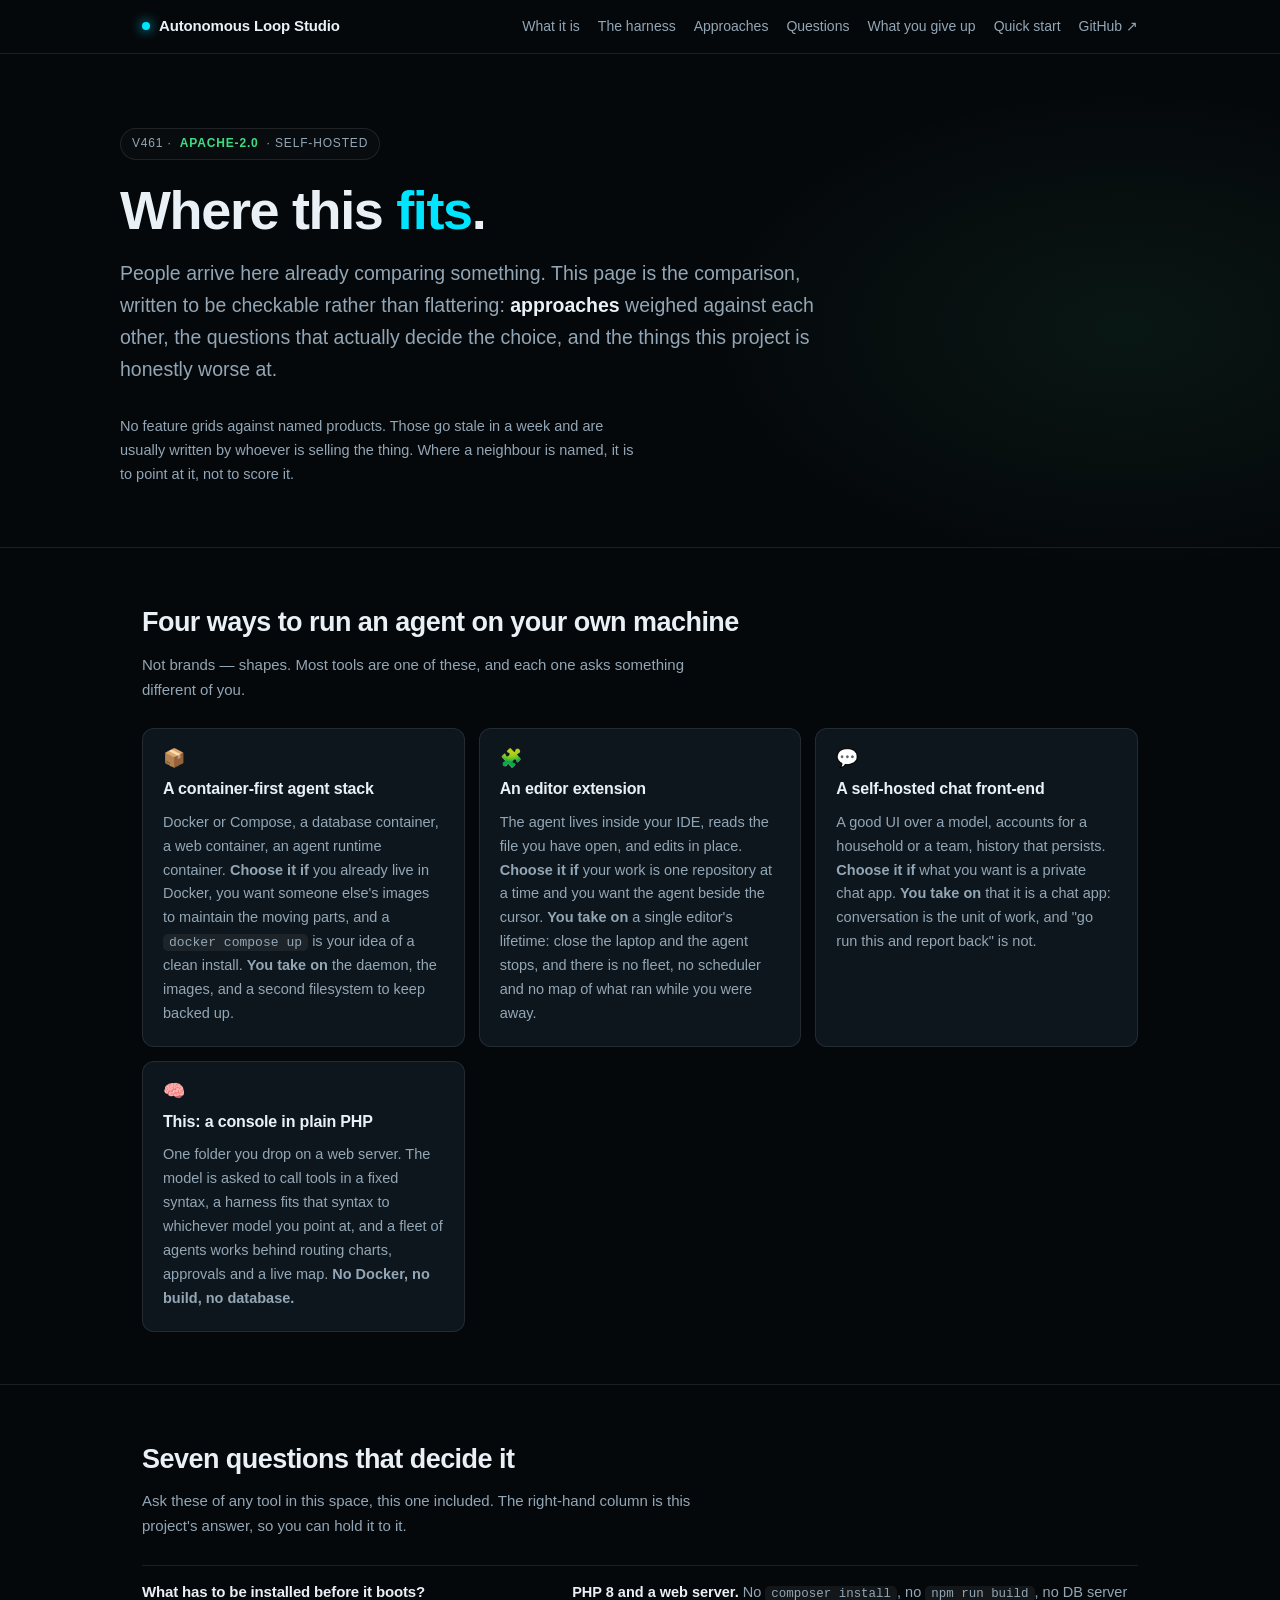
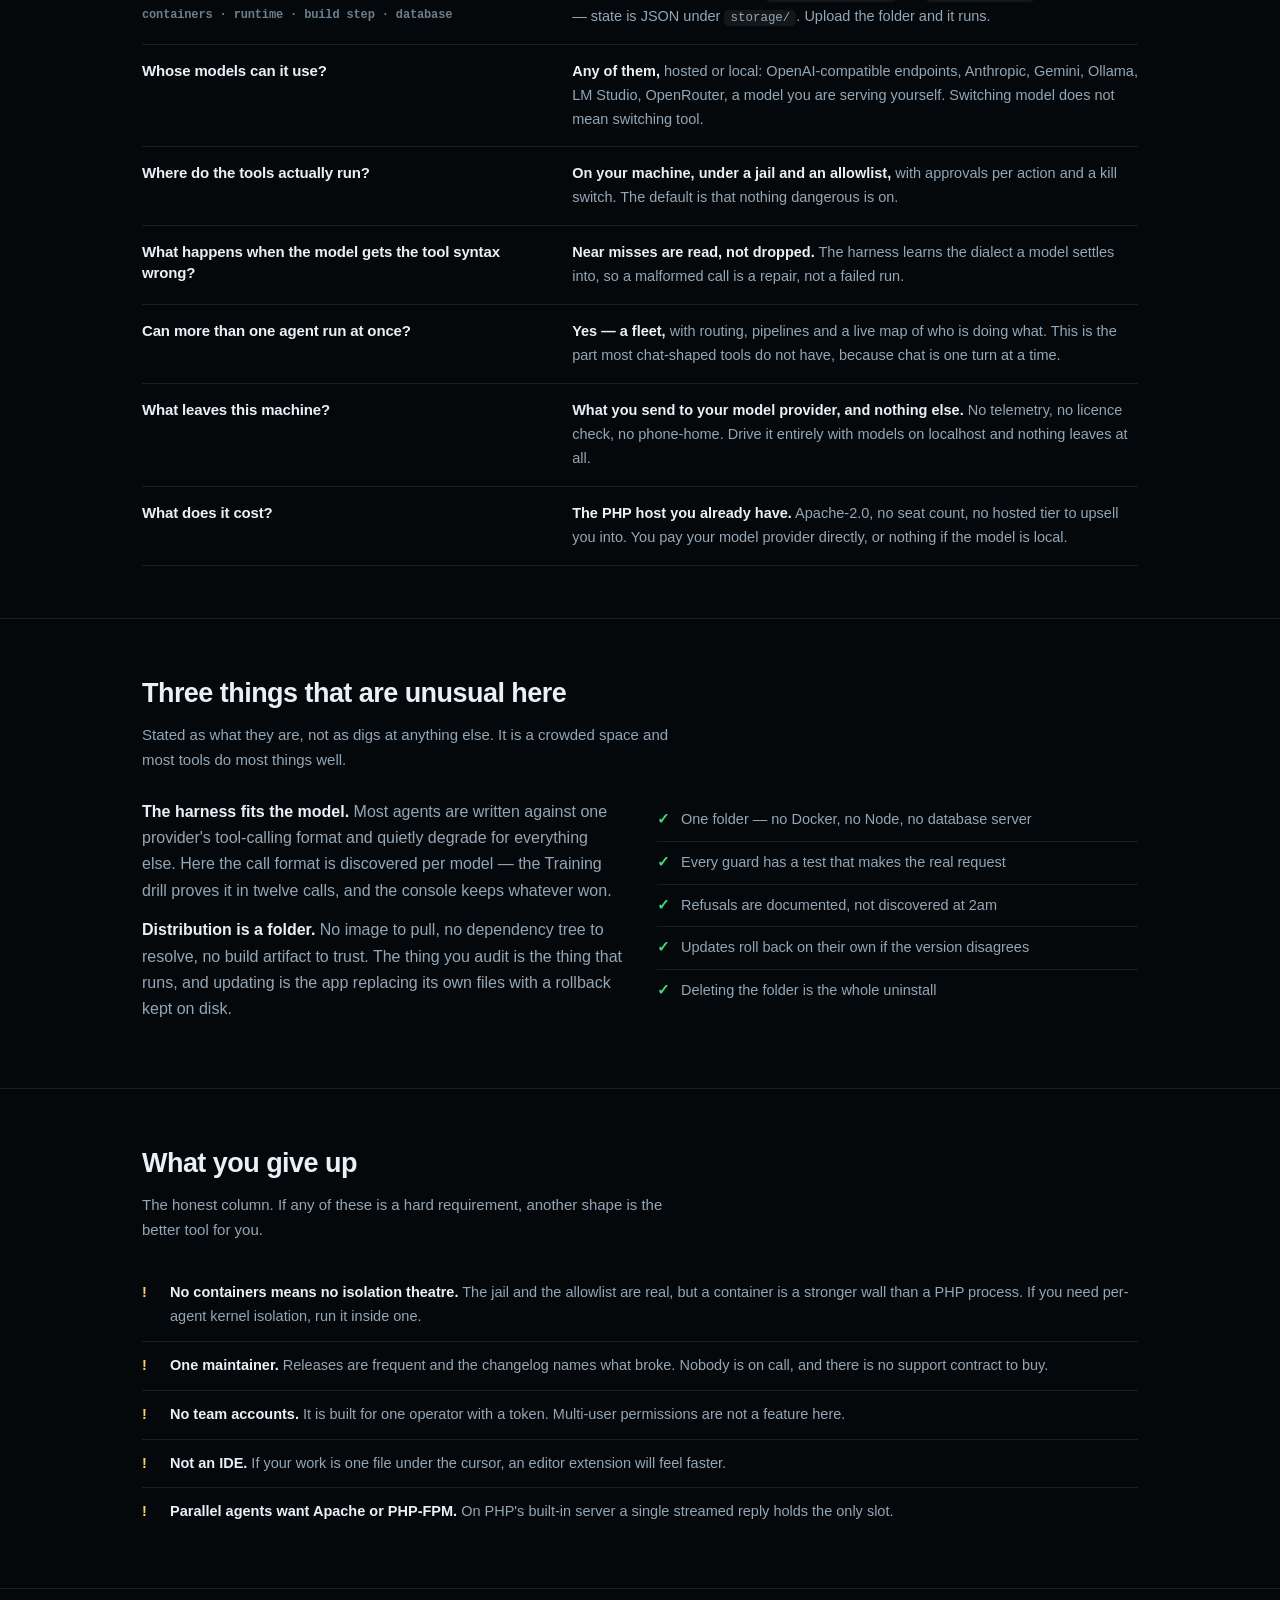
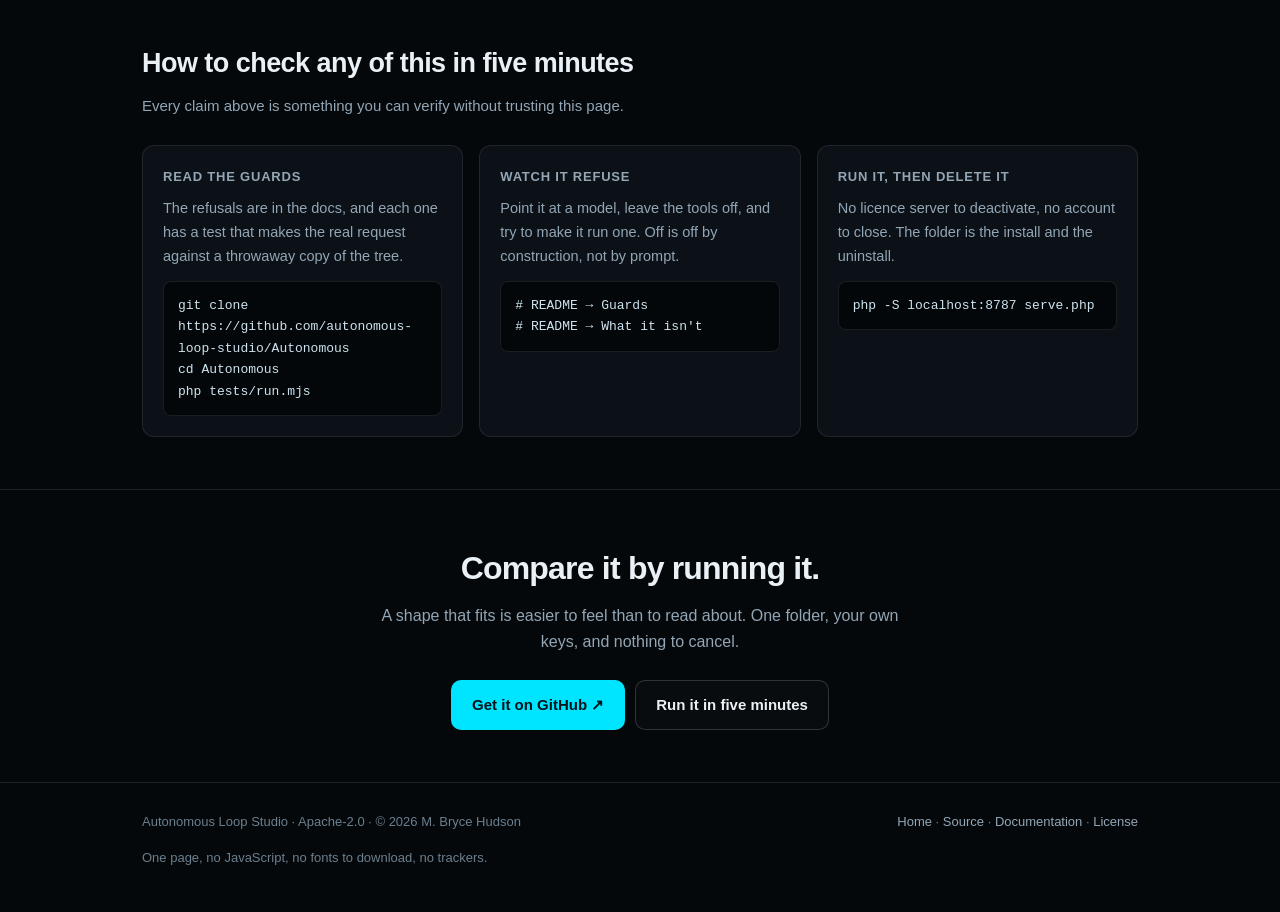
<file: docs/compare.html>
<!doctype html>
<html lang="en">
<head>
<meta charset="utf-8">
<meta name="viewport" content="width=device-width, initial-scale=1">
<meta name="theme-color" content="#05080b">
<meta name="color-scheme" content="dark">
<title>Where Autonomous Loop Studio fits — an honest comparison</title>
<link rel="canonical" href="https://autonomous-loop-studio.github.io/Autonomous/compare.html">
<meta name="description" content="How a plain-PHP self-hosted agent console compares with container-first agent stacks, IDE extensions and self-hosted chat front-ends: the seven questions that decide it, what this project gives up, and how to check every claim in five minutes.">
<meta property="og:title" content="Where Autonomous Loop Studio fits">
<meta property="og:description" content="Four ways to run an agent on your own machine, seven questions that decide between them, and the honest column on what this one gives up.">
<meta property="og:image" content="https://raw.githubusercontent.com/autonomous-loop-studio/Autonomous/master/screenshots/og.png">
<meta name="twitter:card" content="summary_large_image">
<link rel="icon" href="data:image/svg+xml,<svg xmlns='http://www.w3.org/2000/svg' viewBox='0 0 100 100'><text y='.9em' font-size='90'>🧠</text></svg>">
<style>
  :root{
    --bg:#05080b; --panel:#0b1117; --panel-2:#0e161d;
    --line:rgba(255,255,255,.09); --line-strong:rgba(255,255,255,.16);
    --text:#e9f1f7; --muted:#93a6b5; --dim:#6b7f8e;
    --cyan:#00e5ff; --green:#3ddc84; --amber:#ffcb6b;
    --mono:ui-monospace,SFMono-Regular,"SF Mono",Menlo,Consolas,"Liberation Mono",monospace;
    --sans:-apple-system,BlinkMacSystemFont,"Segoe UI",Roboto,Helvetica,Arial,sans-serif;
  }
  *{box-sizing:border-box}
  html{scroll-behavior:smooth}
  body{
    margin:0; background:var(--bg); color:var(--text); font-family:var(--sans);
    line-height:1.65; -webkit-font-smoothing:antialiased; -webkit-text-size-adjust:100%; text-size-adjust:100%;
    background-image:
      radial-gradient(900px 500px at 18% -10%, rgba(0,229,255,.10), transparent 60%),
      radial-gradient(700px 400px at 88% 8%, rgba(61,220,132,.07), transparent 60%);
    background-repeat:no-repeat;
  }
  a{color:var(--cyan); text-decoration:none}
  a:hover{text-decoration:underline}
  img{display:block; max-width:100%; height:auto}
  .wrap{max-width:1040px; margin:0 auto; padding:0 clamp(16px,4vw,22px)}

  header.top{border-bottom:1px solid var(--line)}
  .top .wrap{display:flex; align-items:center; justify-content:space-between; gap:14px; padding:14px clamp(16px,4vw,22px)}
  .brand{display:flex; align-items:center; gap:9px; font-weight:700; letter-spacing:-.01em; color:var(--text); font-size:15px}
  .brand span.dot{width:8px;height:8px;border-radius:50%;background:var(--cyan); box-shadow:0 0 12px var(--cyan); flex:none}
  nav.links{display:flex; gap:18px; font-size:14px; flex-wrap:wrap}
  nav.links a{color:var(--muted)}
  nav.links a:hover{color:var(--text); text-decoration:none}

  .hero{padding:clamp(38px,8vw,74px) 0 clamp(16px,4vw,30px)}
  .eyebrow{display:inline-flex; align-items:center; flex-wrap:wrap; gap:8px; font-size:12px;
    letter-spacing:.07em; text-transform:uppercase; color:var(--muted); border:1px solid var(--line);
    background:rgba(255,255,255,.02); padding:5px 11px; border-radius:999px}
  .eyebrow b{color:var(--green); font-weight:600}
  h1{font-size:clamp(28px,6vw,54px); line-height:1.06; letter-spacing:-.025em;
    margin:clamp(14px,3vw,22px) 0 clamp(12px,2.6vw,18px); max-width:19ch; text-wrap:balance}
  h1 em{font-style:normal; color:var(--cyan)}
  .lede{font-size:clamp(15.5px,3.9vw,19.5px); color:var(--muted); max-width:64ch; margin:0 0 clamp(20px,4vw,30px)}
  .lede strong{color:var(--text); font-weight:600}
  .cta{display:flex; flex-wrap:wrap; gap:10px; align-items:center}
  .btn{display:inline-flex; align-items:center; justify-content:center; gap:9px;
    padding:12px 20px; border-radius:10px; font-weight:650; font-size:15px;
    border:1px solid transparent; transition:transform .12s ease, background .15s ease; white-space:nowrap}
  .btn:hover{text-decoration:none; transform:translateY(-1px)}
  .btn.primary{background:var(--cyan); color:#04121a}
  .btn.primary:hover{background:#42eeff}
  .btn.ghost{border-color:var(--line-strong); color:var(--text); background:rgba(255,255,255,.02)}
  .btn.ghost:hover{background:rgba(255,255,255,.05)}
  .cta-block{text-align:center}
  .cta-block h2{font-size:clamp(23px,4.6vw,32px); letter-spacing:-.025em}
  .cta-block p{color:var(--muted); font-size:16px; max-width:60ch; margin:0 auto clamp(18px,3.5vw,24px)}
  .cta-block .cta{justify-content:center}
  .facts{display:flex; flex-wrap:wrap; gap:6px; margin:clamp(18px,3.5vw,26px) 0 0; padding:0;
    list-style:none; font-size:12.5px; color:var(--dim)}
  .facts li{border:1px solid var(--line); border-radius:999px; padding:3px 10px}

  figure{margin:clamp(22px,4vw,34px) 0 0}
  .shot{border:1px solid var(--line-strong); border-radius:12px; overflow:hidden; background:var(--panel);
    box-shadow:0 30px 80px -30px rgba(0,0,0,.9), 0 0 0 1px rgba(0,229,255,.06)}
  .shot img{width:100%}
  figcaption{color:var(--dim); font-size:12.5px; margin-top:9px}

  section{padding:clamp(34px,6vw,52px) 0; border-top:1px solid var(--line); scroll-margin-top:12px}
  h2{font-size:clamp(20px,4.4vw,27px); letter-spacing:-.02em; margin:0 0 8px; text-wrap:balance}
  .sub{color:var(--muted); margin:0 0 clamp(18px,3.5vw,26px); max-width:66ch; font-size:15px}

  .run{display:grid; grid-template-columns:repeat(auto-fit,minmax(min(100%,300px),1fr)); gap:16px}
  .card{background:var(--panel); border:1px solid var(--line); border-radius:12px; padding:clamp(15px,3.5vw,20px)}
  .card h3{margin:0 0 10px; font-size:13px; letter-spacing:.06em; text-transform:uppercase; color:var(--muted)}
  .card p{margin:0 0 12px; color:var(--muted); font-size:14.5px}
  pre{margin:0; background:#04070a; border:1px solid var(--line); border-radius:8px;
    padding:13px 14px; font-family:var(--mono); font-size:13px; line-height:1.65; color:#cfe3ee;
    overflow-x:auto; -webkit-overflow-scrolling:touch}
  pre code{background:none; padding:0; font-size:inherit}
  pre.flow{white-space:pre-wrap; overflow-wrap:anywhere}
  pre .c{color:#5c7486}
  code{font-family:var(--mono); font-size:.9em; background:rgba(255,255,255,.06); padding:1px 6px; border-radius:5px;
    overflow-wrap:anywhere}
  .after{margin:16px 0 0; color:var(--muted); font-size:14.5px}

  .grid{display:grid; grid-template-columns:repeat(auto-fit,minmax(min(100%,282px),1fr)); gap:14px}
  .feature{background:var(--panel-2); border:1px solid var(--line); border-radius:12px; padding:clamp(16px,3.5vw,20px)}
  .feature h3{margin:0 0 8px; font-size:16px; letter-spacing:-.01em}
  .feature p{margin:0; color:var(--muted); font-size:14.5px}
  .feature .ico{display:block; font-size:18px; margin-bottom:9px; line-height:1}

  .why{display:grid; grid-template-columns:repeat(auto-fit,minmax(min(100%,320px),1fr)); gap:clamp(20px,4vw,34px); align-items:start}
  .why p{color:var(--muted); margin:0 0 13px}
  .why p strong{color:var(--text)}
  .checklist{list-style:none; margin:0; padding:0; font-size:14.5px}
  .checklist li{padding:9px 0 9px 24px; border-bottom:1px solid var(--line); position:relative; color:var(--muted)}
  .checklist li:last-child{border-bottom:0}
  .checklist li::before{content:"✓"; position:absolute; left:0; color:var(--green); font-weight:700}

  .limits{list-style:none; margin:0; padding:0}
  .limits li{display:grid; grid-template-columns:18px 1fr; gap:10px; padding:12px 0;
    border-bottom:1px solid var(--line); color:var(--muted); font-size:14.5px}
  .limits li:last-child{border-bottom:0}
  .limits .m{color:var(--amber); font-weight:700}
  .limits b{color:var(--text); font-weight:600}

  .mini{font-size:13px; letter-spacing:.07em; text-transform:uppercase; color:var(--muted); margin:clamp(26px,4.5vw,34px) 0 12px}
  .para{color:var(--muted); font-size:15px; margin:0 0 clamp(16px,3vw,20px); max-width:70ch}

  .fails{margin-top:6px; border-top:1px solid var(--line)}
  .fail{display:grid; grid-template-columns:1fr; gap:5px; padding:15px 0; border-bottom:1px solid var(--line)}
  @media (min-width:721px){ .fail{grid-template-columns:minmax(0,1fr) minmax(0,1.4fr); gap:4px 26px; align-items:start} }
  .fail .f{color:var(--text); font-weight:600; font-size:15px; letter-spacing:-.01em; line-height:1.4}
  .fail .f em{display:block; font-style:normal; font-family:var(--mono); font-size:12px; color:var(--dim); margin-top:5px; overflow-wrap:anywhere}
  .fail .fix{color:var(--muted); font-size:14.5px; margin:0}
  .fail .fix b{color:var(--text); font-weight:600}
  .fail .fix code{font-size:.86em}

  .stats{display:grid; grid-template-columns:repeat(auto-fit,minmax(min(100%,205px),1fr)); gap:14px; margin-top:8px}
  .stat{background:var(--panel); border:1px solid var(--line); border-radius:12px; padding:16px}
  .stat .n{font-size:clamp(23px,5vw,26px); font-weight:700; letter-spacing:-.02em; color:var(--cyan)}
  .stat .l{font-size:13px; color:var(--muted); margin-top:4px}

  .shots3{display:grid; grid-template-columns:repeat(auto-fit,minmax(min(100%,258px),1fr)); gap:14px; margin-top:6px}
  .shots3 figure{margin:0}
  .shots3 .shot{border-radius:10px}
  .shots3 figcaption{font-size:12px}

  footer{border-top:1px solid var(--line); padding:28px 0 clamp(34px,6vw,44px); color:var(--dim); font-size:13px}
  footer .row{display:flex; flex-wrap:wrap; gap:10px 18px; justify-content:space-between; align-items:center}
  footer a{color:var(--muted)}
  footer .note{margin-top:12px}

  @media (max-width:720px){
    nav.links{display:none}
    .cta{flex-direction:column; align-items:stretch}
    .btn{width:100%}
    .top .wrap{padding-block:12px}
  }
  @media (max-width:380px){
    .facts li{font-size:11.5px; padding:3px 8px}
    .eyebrow{font-size:10.5px; letter-spacing:.05em}
  }
  @media (prefers-reduced-motion:reduce){
    html{scroll-behavior:auto}
    .btn{transition:none}
    .btn:hover{transform:none}
  }
</style>
</head>
<body>

<header class="top">
  <div class="wrap">
    <div class="brand"><span class="dot"></span> Autonomous Loop Studio</div>
    <nav class="links">
      <a href="index.html#what">What it is</a>
      <a href="index.html#harness">The harness</a>
      <a href="#approaches">Approaches</a>
      <a href="#questions">Questions</a>
      <a href="#giveup">What you give up</a>
      <a href="index.html#run">Quick start</a>
      <a href="https://github.com/autonomous-loop-studio/Autonomous">GitHub ↗</a>
    </nav>
  </div>
</header>

<main>
<div class="wrap hero">
  <div class="eyebrow">v461 · <b>Apache-2.0</b> · self-hosted</div>
  <h1>Where this <em>fits</em>.</h1>
  <p class="lede">
    People arrive here already comparing something. This page is the comparison, written to be
    checkable rather than flattering: <strong>approaches</strong> weighed against each other, the
    questions that actually decide the choice, and the things this project is honestly worse at.
  </p>
  <p class="lede" style="font-size:14.5px">
    No feature grids against named products. Those go stale in a week and are usually written by
    whoever is selling the thing. Where a neighbour is named, it is to point at it, not to score it.
  </p>
</div>

<section id="approaches">
  <div class="wrap">
    <h2>Four ways to run an agent on your own machine</h2>
    <p class="sub">Not brands — shapes. Most tools are one of these, and each one asks something different of you.</p>
    <div class="grid">
      <div class="feature">
        <span class="ico">📦</span>
        <h3>A container-first agent stack</h3>
        <p>
          Docker or Compose, a database container, a web container, an agent runtime container.
          <b>Choose it if</b> you already live in Docker, you want someone else's images to maintain
          the moving parts, and a <code>docker compose up</code> is your idea of a clean install.
          <b>You take on</b> the daemon, the images, and a second filesystem to keep backed up.
        </p>
      </div>
      <div class="feature">
        <span class="ico">🧩</span>
        <h3>An editor extension</h3>
        <p>
          The agent lives inside your IDE, reads the file you have open, and edits in place.
          <b>Choose it if</b> your work is one repository at a time and you want the agent beside the
          cursor. <b>You take on</b> a single editor's lifetime: close the laptop and the agent stops,
          and there is no fleet, no scheduler and no map of what ran while you were away.
        </p>
      </div>
      <div class="feature">
        <span class="ico">💬</span>
        <h3>A self-hosted chat front-end</h3>
        <p>
          A good UI over a model, accounts for a household or a team, history that persists.
          <b>Choose it if</b> what you want is a private chat app. <b>You take on</b> that it is a chat
          app: conversation is the unit of work, and "go run this and report back" is not.
        </p>
      </div>
      <div class="feature">
        <span class="ico">🧠</span>
        <h3>This: a console in plain PHP</h3>
        <p>
          One folder you drop on a web server. The model is asked to call tools in a fixed syntax,
          a harness fits that syntax to whichever model you point at, and a fleet of agents works
          behind routing charts, approvals and a live map. <b>No Docker, no build, no database.</b>
        </p>
      </div>
    </div>
  </div>
</section>

<section id="questions">
  <div class="wrap">
    <h2>Seven questions that decide it</h2>
    <p class="sub">Ask these of any tool in this space, this one included. The right-hand column is this project's answer, so you can hold it to it.</p>
    <div class="fails">
      <div class="fail">
        <div class="f">What has to be installed before it boots?<em>containers · runtime · build step · database</em></div>
        <p class="fix"><b>PHP 8 and a web server.</b> No <code>composer install</code>, no <code>npm run build</code>, no DB server — state is JSON under <code>storage/</code>. Upload the folder and it runs.</p>
      </div>
      <div class="fail">
        <div class="f">Whose models can it use?</div>
        <p class="fix"><b>Any of them,</b> hosted or local: OpenAI-compatible endpoints, Anthropic, Gemini, Ollama, LM Studio, OpenRouter, a model you are serving yourself. Switching model does not mean switching tool.</p>
      </div>
      <div class="fail">
        <div class="f">Where do the tools actually run?</div>
        <p class="fix"><b>On your machine, under a jail and an allowlist,</b> with approvals per action and a kill switch. The default is that nothing dangerous is on.</p>
      </div>
      <div class="fail">
        <div class="f">What happens when the model gets the tool syntax wrong?</div>
        <p class="fix"><b>Near misses are read, not dropped.</b> The harness learns the dialect a model settles into, so a malformed call is a repair, not a failed run.</p>
      </div>
      <div class="fail">
        <div class="f">Can more than one agent run at once?</div>
        <p class="fix"><b>Yes — a fleet,</b> with routing, pipelines and a live map of who is doing what. This is the part most chat-shaped tools do not have, because chat is one turn at a time.</p>
      </div>
      <div class="fail">
        <div class="f">What leaves this machine?</div>
        <p class="fix"><b>What you send to your model provider, and nothing else.</b> No telemetry, no licence check, no phone-home. Drive it entirely with models on localhost and nothing leaves at all.</p>
      </div>
      <div class="fail">
        <div class="f">What does it cost?</div>
        <p class="fix"><b>The PHP host you already have.</b> Apache-2.0, no seat count, no hosted tier to upsell you into. You pay your model provider directly, or nothing if the model is local.</p>
      </div>
    </div>
  </div>
</section>

<section id="unusual">
  <div class="wrap">
    <h2>Three things that are unusual here</h2>
    <p class="sub">Stated as what they are, not as digs at anything else. It is a crowded space and most tools do most things well.</p>
    <div class="why">
      <div>
        <p><strong>The harness fits the model.</strong> Most agents are written against one provider's tool-calling format and quietly degrade for everything else. Here the call format is discovered per model — the Training drill proves it in twelve calls, and the console keeps whatever won.</p>
        <p><strong>Distribution is a folder.</strong> No image to pull, no dependency tree to resolve, no build artifact to trust. The thing you audit is the thing that runs, and updating is the app replacing its own files with a rollback kept on disk.</p>
      </div>
      <div>
        <ul class="checklist">
          <li>One folder — no Docker, no Node, no database server</li>
          <li>Every guard has a test that makes the real request</li>
          <li>Refusals are documented, not discovered at 2am</li>
          <li>Updates roll back on their own if the version disagrees</li>
          <li>Deleting the folder is the whole uninstall</li>
        </ul>
      </div>
    </div>
  </div>
</section>

<section id="giveup">
  <div class="wrap">
    <h2>What you give up</h2>
    <p class="sub">The honest column. If any of these is a hard requirement, another shape is the better tool for you.</p>
    <ul class="limits">
      <li><span class="m">!</span><span><b>No containers means no isolation theatre.</b> The jail and the allowlist are real, but a container is a stronger wall than a PHP process. If you need per-agent kernel isolation, run it inside one.</span></li>
      <li><span class="m">!</span><span><b>One maintainer.</b> Releases are frequent and the changelog names what broke. Nobody is on call, and there is no support contract to buy.</span></li>
      <li><span class="m">!</span><span><b>No team accounts.</b> It is built for one operator with a token. Multi-user permissions are not a feature here.</span></li>
      <li><span class="m">!</span><span><b>Not an IDE.</b> If your work is one file under the cursor, an editor extension will feel faster.</span></li>
      <li><span class="m">!</span><span><b>Parallel agents want Apache or PHP-FPM.</b> On PHP's built-in server a single streamed reply holds the only slot.</span></li>
    </ul>
  </div>
</section>

<section id="check">
  <div class="wrap">
    <h2>How to check any of this in five minutes</h2>
    <p class="sub">Every claim above is something you can verify without trusting this page.</p>
    <div class="run">
      <div class="card">
        <h3>Read the guards</h3>
        <p>The refusals are in the docs, and each one has a test that makes the real request against a throwaway copy of the tree.</p>
        <pre class="flow"><code>git clone https://github.com/autonomous-loop-studio/Autonomous
cd Autonomous
php tests/run.mjs</code></pre>
      </div>
      <div class="card">
        <h3>Watch it refuse</h3>
        <p>Point it at a model, leave the tools off, and try to make it run one. Off is off by construction, not by prompt.</p>
        <pre class="flow"><code># README → Guards
# README → What it isn't</code></pre>
      </div>
      <div class="card">
        <h3>Run it, then delete it</h3>
        <p>No licence server to deactivate, no account to close. The folder is the install and the uninstall.</p>
        <pre class="flow"><code>php -S localhost:8787 serve.php</code></pre>
      </div>
    </div>
  </div>
</section>

<section id="start">
  <div class="wrap cta-block">
    <h2>Compare it by running it.</h2>
    <p>A shape that fits is easier to feel than to read about. One folder, your own keys, and nothing to cancel.</p>
    <div class="cta">
      <a class="btn primary" href="https://github.com/autonomous-loop-studio/Autonomous">Get it on GitHub ↗</a>
      <a class="btn ghost" href="index.html#run">Run it in five minutes</a>
    </div>
  </div>
</section>
</main>

<footer>
  <div class="wrap row">
    <div>Autonomous Loop Studio · Apache-2.0 · © 2026 M. Bryce Hudson</div>
    <div><a href="index.html">Home</a> · <a href="https://github.com/autonomous-loop-studio/Autonomous">Source</a> · <a href="https://github.com/autonomous-loop-studio/Autonomous/blob/master/README.md">Documentation</a> · <a href="https://github.com/autonomous-loop-studio/Autonomous/blob/master/LICENSE">License</a></div>
  </div>
  <div class="wrap" style="margin-top:14px">
    One page, no JavaScript, no fonts to download, no trackers.
  </div>
</footer>

</body>
</html>
</file>
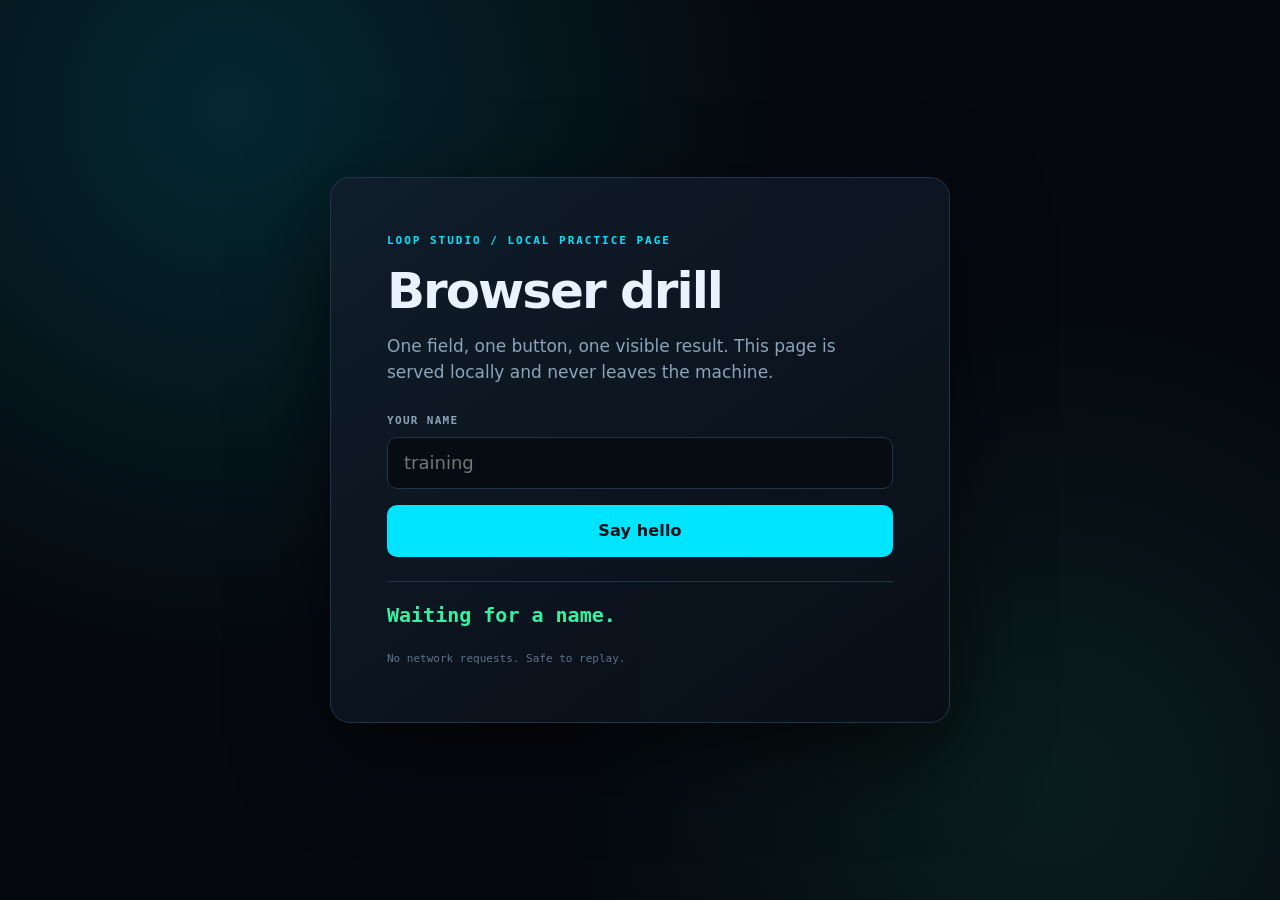
<file: ui/drill/browser.html>
<!DOCTYPE html>
<html lang="en">
<head>
<meta charset="utf-8">
<meta name="viewport" content="width=device-width, initial-scale=1">
<title>Browser drill</title>
<style>
  :root {
    color-scheme: dark;
    --ink: #e8f3ff;
    --muted: #8da3b8;
    --edge: #223447;
    --panel: #0b121c;
    --cyan: #00e5ff;
    --green: #36f1a2;
  }
  * { box-sizing: border-box; }
  body {
    margin: 0;
    min-height: 100vh;
    display: grid;
    place-items: center;
    padding: 32px;
    background:
      radial-gradient(circle at 18% 12%, rgba(0, 229, 255, .14), transparent 34rem),
      radial-gradient(circle at 82% 88%, rgba(54, 241, 162, .09), transparent 30rem),
      #05090f;
    color: var(--ink);
    font-family: system-ui, -apple-system, "Segoe UI", sans-serif;
  }
  main {
    width: min(100%, 620px);
    padding: clamp(28px, 6vw, 56px);
    border: 1px solid var(--edge);
    border-radius: 20px;
    background: linear-gradient(145deg, rgba(17, 29, 43, .94), rgba(8, 14, 22, .96));
    box-shadow: 0 30px 90px rgba(0, 0, 0, .58);
  }
  .eyebrow {
    margin: 0 0 18px;
    color: var(--cyan);
    font: 700 11px/1.2 ui-monospace, SFMono-Regular, Consolas, monospace;
    letter-spacing: .18em;
    text-transform: uppercase;
  }
  h1 {
    margin: 0;
    font-size: clamp(34px, 7vw, 50px);
    line-height: 1.04;
    letter-spacing: -.04em;
  }
  .lede {
    max-width: 44ch;
    margin: 16px 0 28px;
    color: var(--muted);
    font-size: 17px;
    line-height: 1.55;
  }
  form { display: grid; gap: 10px; }
  label {
    color: var(--muted);
    font: 700 11px/1.2 ui-monospace, SFMono-Regular, Consolas, monospace;
    letter-spacing: .12em;
    text-transform: uppercase;
  }
  input {
    width: 100%;
    min-height: 52px;
    padding: 0 16px;
    border: 1px solid var(--edge);
    border-radius: 10px;
    background: #070c13;
    color: var(--ink);
    font: inherit;
    font-size: 18px;
    outline: none;
  }
  input:focus {
    border-color: var(--cyan);
    box-shadow: 0 0 0 3px rgba(0, 229, 255, .16);
  }
  button {
    min-height: 52px;
    margin-top: 6px;
    border: 0;
    border-radius: 10px;
    background: var(--cyan);
    color: #001017;
    cursor: pointer;
    font: 800 16px/1 system-ui, -apple-system, "Segoe UI", sans-serif;
    letter-spacing: .01em;
  }
  button:hover { filter: brightness(1.08); }
  #drill-result {
    min-height: 52px;
    margin: 24px 0 0;
    padding-top: 20px;
    border-top: 1px solid var(--edge);
    color: var(--green);
    font: 700 20px/1.3 ui-monospace, SFMono-Regular, Consolas, monospace;
  }
  .footnote {
    margin: 18px 0 0;
    color: #5f7488;
    font: 11px/1.4 ui-monospace, SFMono-Regular, Consolas, monospace;
  }
</style>
</head>
<body>
<main>
  <p class="eyebrow">Loop Studio / local practice page</p>
  <h1>Browser drill</h1>
  <p class="lede">One field, one button, one visible result. This page is served locally and never leaves the machine.</p>
  <form id="drill-form">
    <label for="drill-name">Your name</label>
    <input id="drill-name" name="name" autocomplete="off" spellcheck="false" placeholder="training">
    <button id="drill-submit" type="submit">Say hello</button>
  </form>
  <p id="drill-result" role="status" aria-live="polite">Waiting for a name.</p>
  <p class="footnote">No network requests. Safe to replay.</p>
</main>
<script>
  const form = document.getElementById('drill-form');
  form.addEventListener('submit', (event) => {
    event.preventDefault();
    const input = document.getElementById('drill-name');
    const name = input.value.trim() || 'training';
    document.getElementById('drill-result').textContent = `Hello, ${name}.`;
  });
</script>
</body>
</html>
</file>
